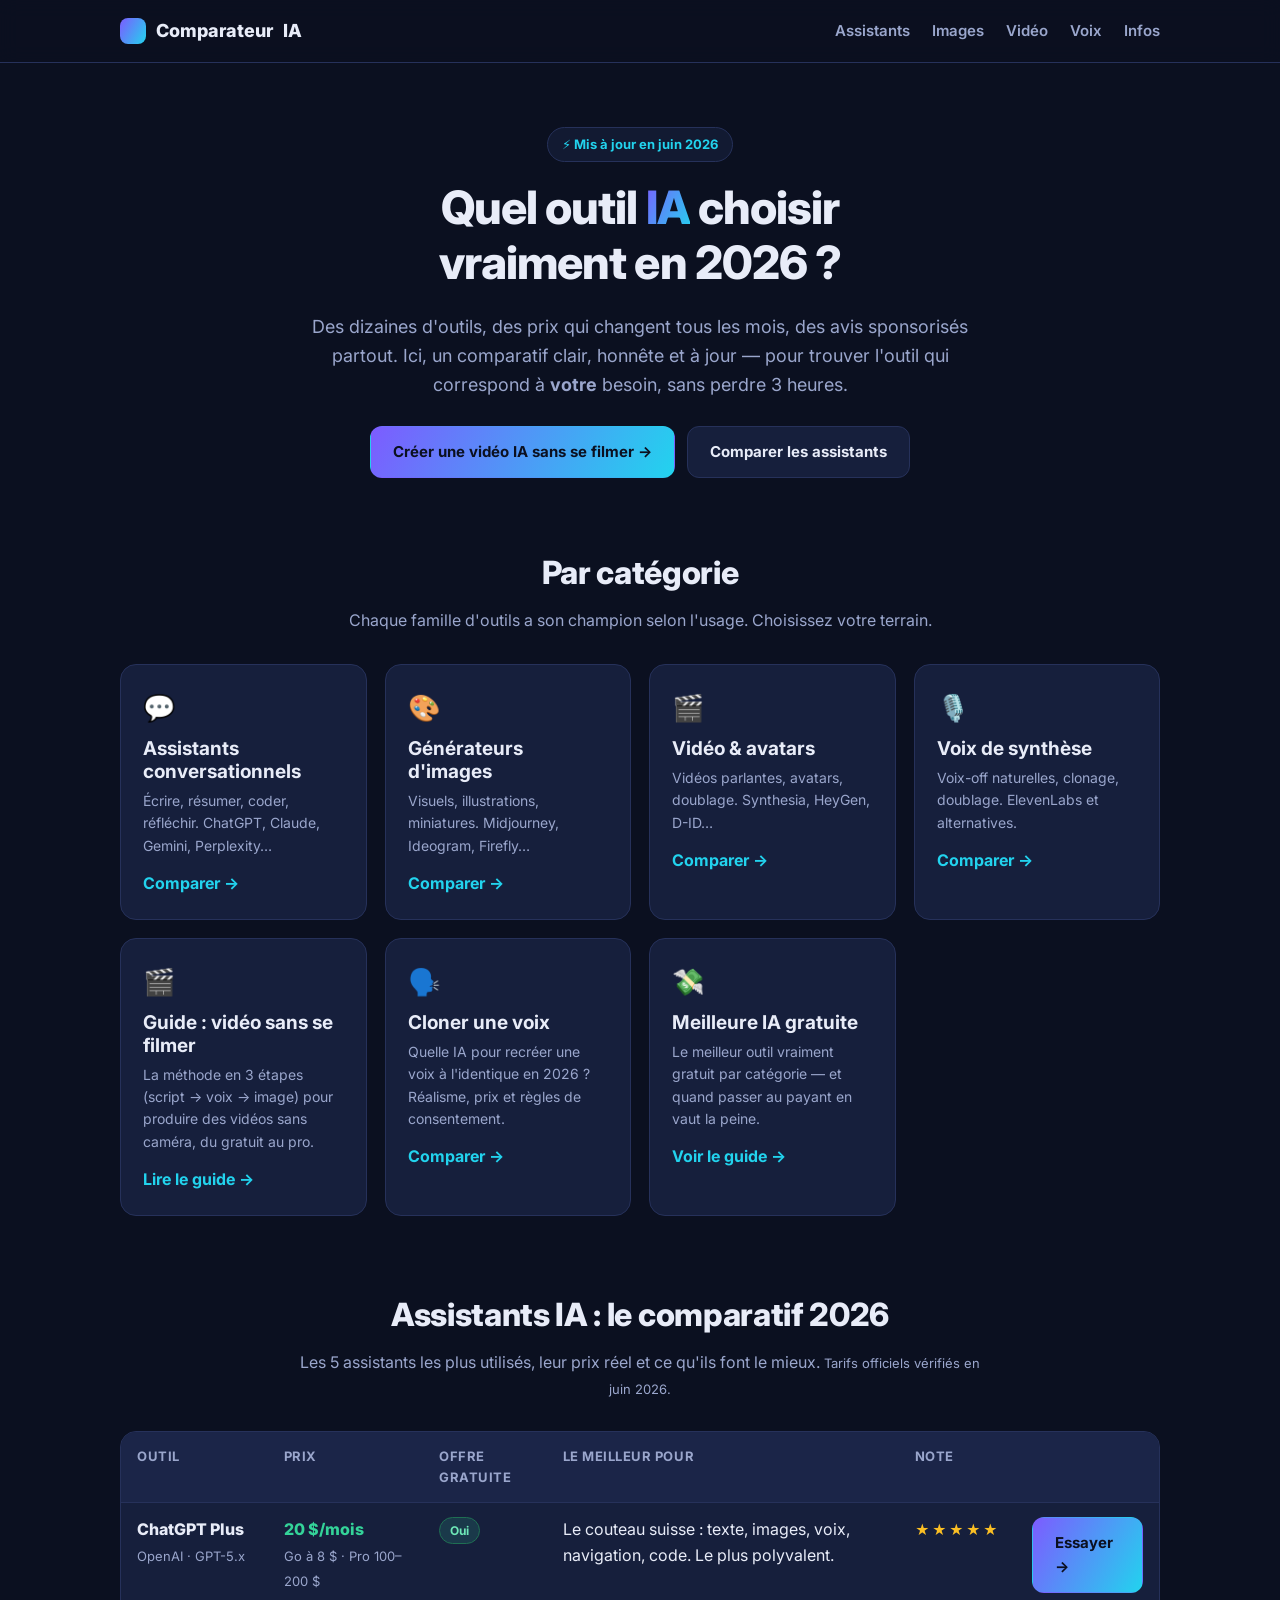
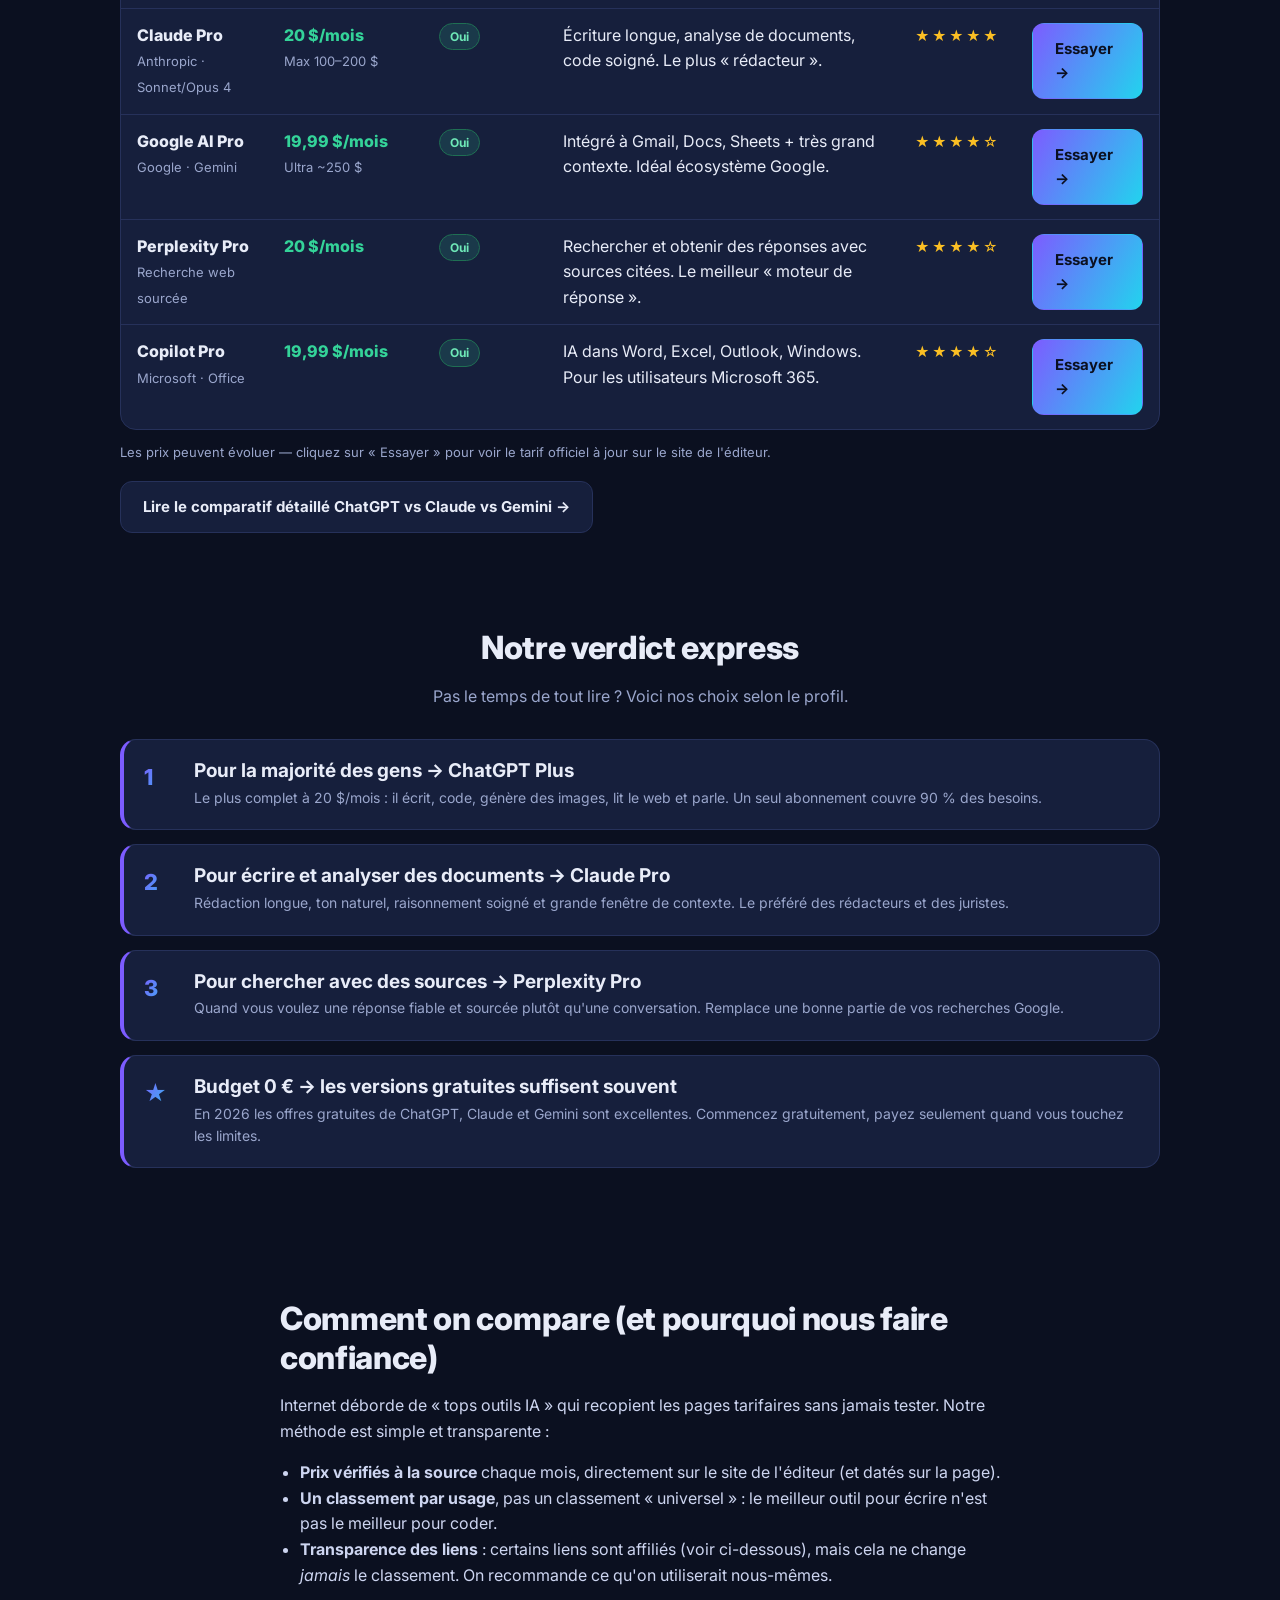
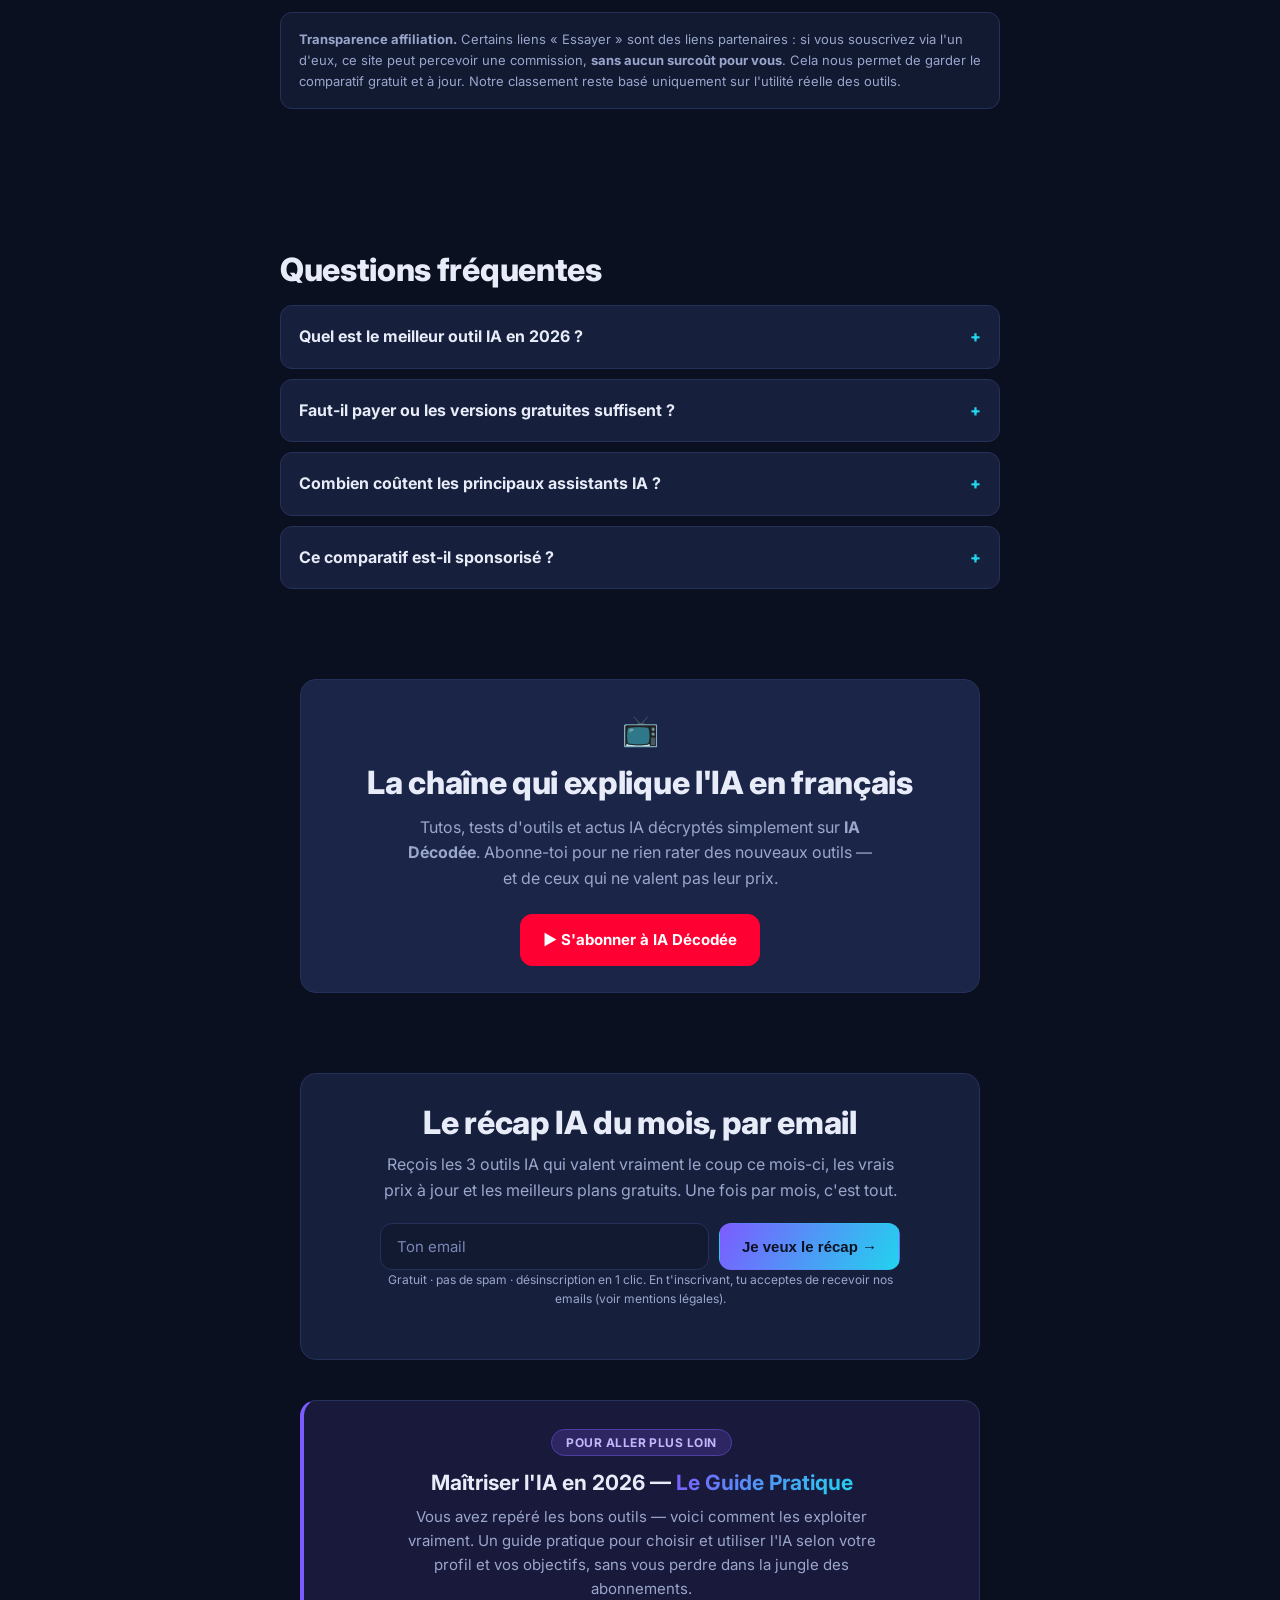
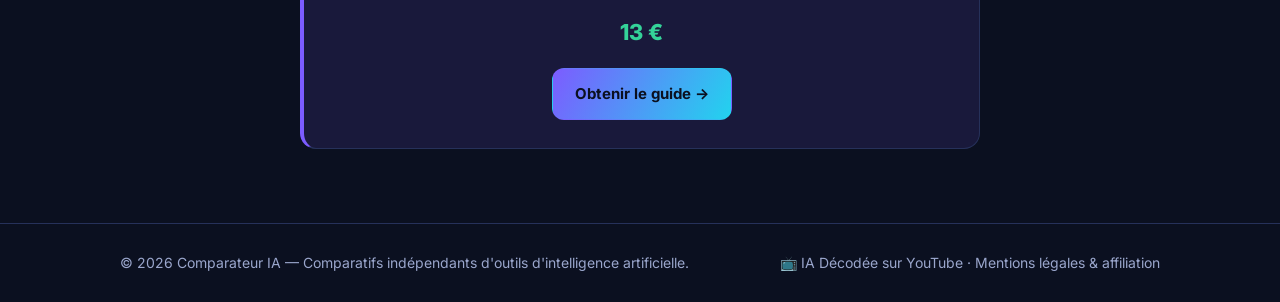
<file: index.html>
﻿<!DOCTYPE html>
<html lang="fr">
<head>
<meta charset="UTF-8">
<meta name="viewport" content="width=device-width, initial-scale=1.0">
<title>Comparateur IA — Les meilleurs outils d'intelligence artificielle en 2026</title>
<meta name="description" content="Comparatif clair et à jour des meilleurs outils IA en 2026 : ChatGPT, Claude, Gemini, Perplexity, Midjourney, Ideogram, Synthesia. Prix, points forts, lequel choisir selon votre besoin.">
<meta name="keywords" content="comparateur IA, meilleurs outils IA 2026, ChatGPT vs Claude vs Gemini, générateur image IA, prix IA">
<meta property="og:title" content="Comparateur IA — Les meilleurs outils d'IA en 2026">
<meta property="og:description" content="Quel outil IA choisir en 2026 ? Comparatif honnête des prix et des forces de chaque outil : assistants, images, vidéo, voix.">
<meta property="og:type" content="website">
<meta property="og:url" content="https://itachiuchiha976.github.io/comparateur-ia/">
<link rel="icon" type="image/svg+xml" href="favicon.svg">
<link rel="preconnect" href="https://fonts.googleapis.com">
<link rel="preconnect" href="https://fonts.gstatic.com" crossorigin>
<link href="https://fonts.googleapis.com/css2?family=Inter:wght@400;600;700;800&display=swap" rel="stylesheet">
<link rel="stylesheet" href="styles.css">
<script type="application/ld+json">
{"@context":"https://schema.org","@type":"WebSite","name":"Comparateur IA","url":"https://itachiuchiha976.github.io/comparateur-ia/","inLanguage":"fr"}
</script>
</head>
<body>

<header class="site-header">
  <div class="container inner">
    <a href="index.html" class="brand"><span class="dot"></span> Comparateur<span class="grad">IA</span></a>
    <nav class="nav">
      <a href="assistants-ia.html">Assistants</a>
      <a href="generateurs-images.html">Images</a>
      <a href="video-avatars.html">Vidéo</a>
      <a href="voix-synthese.html">Voix</a>
      <a href="mentions-legales.html">Infos</a>
    </nav>
    <button class="nav-toggle" aria-label="Ouvrir le menu" aria-expanded="false">☰</button>
  </div>
</header>

<section class="hero">
  <div class="container">
    <span class="eyebrow">⚡ Mis à jour en juin 2026</span>
    <h1>Quel outil <span class="grad">IA</span> choisir<br>vraiment en 2026 ?</h1>
    <p class="lead">Des dizaines d'outils, des prix qui changent tous les mois, des avis sponsorisés partout. Ici, un comparatif clair, honnête et à jour — pour trouver l'outil qui correspond à <strong>votre</strong> besoin, sans perdre 3 heures.</p>
    <div class="cta-row">
      <a href="creer-video-ia-sans-filmer.html" class="btn btn-primary">Créer une vidéo IA sans se filmer →</a>
      <a href="#assistants" class="btn btn-ghost">Comparer les assistants</a>
    </div>
  </div>
</section>

<!-- CATEGORIES -->
<section class="block" id="categories">
  <div class="container">
    <div class="section-head">
      <h2>Par catégorie</h2>
      <p>Chaque famille d'outils a son champion selon l'usage. Choisissez votre terrain.</p>
    </div>
    <div class="cards">
      <div class="card">
        <div class="ic">💬</div>
        <h3>Assistants conversationnels</h3>
        <p>Écrire, résumer, coder, réfléchir. ChatGPT, Claude, Gemini, Perplexity…</p>
        <a class="more" href="#assistants">Comparer →</a>
      </div>
      <div class="card">
        <div class="ic">🎨</div>
        <h3>Générateurs d'images</h3>
        <p>Visuels, illustrations, miniatures. Midjourney, Ideogram, Firefly…</p>
        <a class="more" href="generateurs-images.html">Comparer →</a>
      </div>
      <div class="card">
        <div class="ic">🎬</div>
        <h3>Vidéo & avatars</h3>
        <p>Vidéos parlantes, avatars, doublage. Synthesia, HeyGen, D-ID…</p>
        <a class="more" href="video-avatars.html">Comparer →</a>
      </div>
      <div class="card">
        <div class="ic">🎙️</div>
        <h3>Voix de synthèse</h3>
        <p>Voix-off naturelles, clonage, doublage. ElevenLabs et alternatives.</p>
        <a class="more" href="voix-synthese.html">Comparer →</a>
      </div>
      <div class="card">
        <div class="ic">🎬</div>
        <h3>Guide : vidéo sans se filmer</h3>
        <p>La méthode en 3 étapes (script → voix → image) pour produire des vidéos sans caméra, du gratuit au pro.</p>
        <a class="more" href="creer-video-ia-sans-filmer.html">Lire le guide →</a>
      </div>
      <div class="card">
        <div class="ic">🗣️</div>
        <h3>Cloner une voix</h3>
        <p>Quelle IA pour recréer une voix à l'identique en 2026 ? Réalisme, prix et règles de consentement.</p>
        <a class="more" href="meilleure-ia-cloner-voix.html">Comparer →</a>
      </div>
      <div class="card">
        <div class="ic">💸</div>
        <h3>Meilleure IA gratuite</h3>
        <p>Le meilleur outil vraiment gratuit par catégorie — et quand passer au payant en vaut la peine.</p>
        <a class="more" href="meilleure-ia-gratuite.html">Voir le guide →</a>
      </div>
    </div>
  </div>
</section>

<!-- ASSISTANTS TABLE -->
<section class="block" id="assistants">
  <div class="container">
    <div class="section-head">
      <h2>Assistants IA : le comparatif 2026</h2>
      <p>Les 5 assistants les plus utilisés, leur prix réel et ce qu'ils font le mieux. <span class="updated">Tarifs officiels vérifiés en juin 2026.</span></p>
    </div>
    <div class="table-wrap">
      <table class="cmp">
        <thead>
          <tr><th>Outil</th><th>Prix</th><th>Offre gratuite</th><th>Le meilleur pour</th><th>Note</th><th></th></tr>
        </thead>
        <tbody>
          <tr>
            <td><span class="tool">ChatGPT Plus</span><br><span class="small muted">OpenAI · GPT-5.x</span></td>
            <td><span class="price">20 $/mois</span><br><span class="small muted">Go à 8 $ · Pro 100–200 $</span></td>
            <td><span class="badge free">Oui</span></td>
            <td>Le couteau suisse : texte, images, voix, navigation, code. Le plus polyvalent.</td>
            <td><span class="stars">★★★★★</span></td>
            <td><a class="btn btn-primary small" href="https://chatgpt.com" target="_blank" rel="nofollow noopener">Essayer →</a></td>
          </tr>
          <tr>
            <td><span class="tool">Claude Pro</span><br><span class="small muted">Anthropic · Sonnet/Opus 4</span></td>
            <td><span class="price">20 $/mois</span><br><span class="small muted">Max 100–200 $</span></td>
            <td><span class="badge free">Oui</span></td>
            <td>Écriture longue, analyse de documents, code soigné. Le plus « rédacteur ».</td>
            <td><span class="stars">★★★★★</span></td>
            <td><a class="btn btn-primary small" href="https://claude.ai" target="_blank" rel="nofollow noopener">Essayer →</a></td>
          </tr>
          <tr>
            <td><span class="tool">Google AI Pro</span><br><span class="small muted">Google · Gemini</span></td>
            <td><span class="price">19,99 $/mois</span><br><span class="small muted">Ultra ~250 $</span></td>
            <td><span class="badge free">Oui</span></td>
            <td>Intégré à Gmail, Docs, Sheets + très grand contexte. Idéal écosystème Google.</td>
            <td><span class="stars">★★★★☆</span></td>
            <td><a class="btn btn-primary small" href="https://gemini.google.com" target="_blank" rel="nofollow noopener">Essayer →</a></td>
          </tr>
          <tr>
            <td><span class="tool">Perplexity Pro</span><br><span class="small muted">Recherche web sourcée</span></td>
            <td><span class="price">20 $/mois</span></td>
            <td><span class="badge free">Oui</span></td>
            <td>Rechercher et obtenir des réponses avec sources citées. Le meilleur « moteur de réponse ».</td>
            <td><span class="stars">★★★★☆</span></td>
            <td><a class="btn btn-primary small" href="https://perplexity.ai" target="_blank" rel="nofollow noopener">Essayer →</a></td>
          </tr>
          <tr>
            <td><span class="tool">Copilot Pro</span><br><span class="small muted">Microsoft · Office</span></td>
            <td><span class="price">19,99 $/mois</span></td>
            <td><span class="badge free">Oui</span></td>
            <td>IA dans Word, Excel, Outlook, Windows. Pour les utilisateurs Microsoft 365.</td>
            <td><span class="stars">★★★★☆</span></td>
            <td><a class="btn btn-primary small" href="https://copilot.microsoft.com" target="_blank" rel="nofollow noopener">Essayer →</a></td>
          </tr>
        </tbody>
      </table>
    </div>
    <p class="small muted" style="margin-top:12px">Les prix peuvent évoluer — cliquez sur « Essayer » pour voir le tarif officiel à jour sur le site de l'éditeur.</p>
    <p style="margin-top:18px"><a href="assistants-ia.html" class="btn btn-ghost">Lire le comparatif détaillé ChatGPT vs Claude vs Gemini →</a></p>
  </div>
</section>

<!-- VERDICT -->
<section class="block">
  <div class="container">
    <div class="section-head"><h2>Notre verdict express</h2><p>Pas le temps de tout lire ? Voici nos choix selon le profil.</p></div>
    <div class="pick"><div class="rank">1</div><div><h3>Pour la majorité des gens → ChatGPT Plus</h3><p>Le plus complet à 20 $/mois : il écrit, code, génère des images, lit le web et parle. Un seul abonnement couvre 90 % des besoins.</p></div></div>
    <div class="pick"><div class="rank">2</div><div><h3>Pour écrire et analyser des documents → Claude Pro</h3><p>Rédaction longue, ton naturel, raisonnement soigné et grande fenêtre de contexte. Le préféré des rédacteurs et des juristes.</p></div></div>
    <div class="pick"><div class="rank">3</div><div><h3>Pour chercher avec des sources → Perplexity Pro</h3><p>Quand vous voulez une réponse fiable et sourcée plutôt qu'une conversation. Remplace une bonne partie de vos recherches Google.</p></div></div>
    <div class="pick"><div class="rank">★</div><div><h3>Budget 0 € → les versions gratuites suffisent souvent</h3><p>En 2026 les offres gratuites de ChatGPT, Claude et Gemini sont excellentes. Commencez gratuitement, payez seulement quand vous touchez les limites.</p></div></div>
  </div>
</section>

<!-- METHODOLOGY -->
<section class="block">
  <div class="container prose">
    <h2>Comment on compare (et pourquoi nous faire confiance)</h2>
    <p>Internet déborde de « tops outils IA » qui recopient les pages tarifaires sans jamais tester. Notre méthode est simple et transparente :</p>
    <ul>
      <li><strong>Prix vérifiés à la source</strong> chaque mois, directement sur le site de l'éditeur (et datés sur la page).</li>
      <li><strong>Un classement par usage</strong>, pas un classement « universel » : le meilleur outil pour écrire n'est pas le meilleur pour coder.</li>
      <li><strong>Transparence des liens</strong> : certains liens sont affiliés (voir ci-dessous), mais cela ne change <em>jamais</em> le classement. On recommande ce qu'on utiliserait nous-mêmes.</li>
    </ul>
    <div class="disclosure">
      <strong>Transparence affiliation.</strong> Certains liens « Essayer » sont des liens partenaires : si vous souscrivez via l'un d'eux, ce site peut percevoir une commission, <strong>sans aucun surcoût pour vous</strong>. Cela nous permet de garder le comparatif gratuit et à jour. Notre classement reste basé uniquement sur l'utilité réelle des outils.
    </div>
  </div>
</section>

<!-- FAQ -->
<section class="block">
  <div class="container prose faq">
    <h2>Questions fréquentes</h2>
    <details><summary>Quel est le meilleur outil IA en 2026 ?</summary><p>Il n'y en a pas un seul « meilleur ». Pour un usage généraliste, ChatGPT Plus est le choix le plus sûr. Pour l'écriture et l'analyse de documents, Claude Pro. Pour la recherche sourcée, Perplexity. Notre comparatif vous oriente selon votre besoin précis.</p></details>
    <details><summary>Faut-il payer ou les versions gratuites suffisent ?</summary><p>Pour découvrir, les offres gratuites de ChatGPT, Claude et Gemini sont très bonnes en 2026. On recommande de commencer gratuitement et de passer au payant (≈ 20 $/mois) seulement quand vous atteignez les limites d'usage.</p></details>
    <details><summary>Combien coûtent les principaux assistants IA ?</summary><p>Les tarifs grand public ont convergé autour de 20 $/mois : ChatGPT Plus (20 $), Claude Pro (20 $), Google AI Pro (19,99 $), Perplexity Pro (20 $), Copilot Pro (19,99 $). Des paliers « power user » existent (100–250 $/mois) pour les usages intensifs.</p></details>
    <details><summary>Ce comparatif est-il sponsorisé ?</summary><p>Non. Certains liens sont affiliés (on touche une commission si vous souscrivez), mais le classement n'est jamais influencé par cela. On vous le dit clairement dans chaque section.</p></details>
  </div>
</section>

<!-- YOUTUBE CHANNEL -->
<section class="block">
  <div class="container">
    <div class="yt-band">
      <div class="yt-ic">📺</div>
      <h2>La chaîne qui explique l'IA en français</h2>
      <p>Tutos, tests d'outils et actus IA décryptés simplement sur <strong>IA Décodée</strong>. Abonne-toi pour ne rien rater des nouveaux outils — et de ceux qui ne valent pas leur prix.</p>
      <a href="https://www.youtube.com/@iadecodefr" target="_blank" rel="noopener" class="btn btn-yt">▶ S'abonner à IA Décodée</a>
    </div>
  </div>
</section>

<!-- EMAIL CAPTURE -->
<section class="block email-capture">
  <div class="container">
    <div class="capture-card">
      <h2>Le récap IA du mois, par email</h2>
      <p>Reçois les 3 outils IA qui valent vraiment le coup ce mois-ci, les vrais prix à jour et les meilleurs plans gratuits. Une fois par mois, c'est tout.</p>
      <form action="https://api.web3forms.com/submit" method="POST" class="capture-form">
        <input type="hidden" name="access_key" value="d97a8c73-b827-48bb-b437-e053a73fdb7e">
        <input type="hidden" name="subject" value="Comparateur IA nouveau lead">
        <input type="hidden" name="from_name" value="Comparateur IA">
        <input type="checkbox" name="botcheck" style="display:none !important" tabindex="-1" autocomplete="off">
        <input type="email" name="email" required placeholder="Ton email">
        <button type="submit" class="btn btn-primary">Je veux le récap →</button>
      </form>
      <p class="capture-note">Gratuit · pas de spam · désinscription en 1 clic. En t'inscrivant, tu acceptes de recevoir nos emails (voir <a href="mentions-legales.html">mentions légales</a>).</p>
      <p class="capture-success" hidden>Merci ! Tu es sur la liste. 🎉</p>
    </div>
  </div>
</section>

<!-- GUIDE PRATIQUE GUMROAD — Pour aller plus loin (secondaire aux affiliés) -->
<section class="block" style="padding-top:0;padding-bottom:44px">
  <div class="container">
    <div style="background:rgba(124,92,255,.12);border:1px solid var(--line);border-left:4px solid var(--brand);border-radius:var(--radius);padding:28px 30px;max-width:680px;margin:0 auto;text-align:center">
      <span style="display:inline-block;background:rgba(124,92,255,.2);color:#c4b5fd;border:1px solid #4c3fa6;border-radius:999px;padding:3px 14px;font-size:12px;font-weight:700;margin-bottom:14px;text-transform:uppercase;letter-spacing:.04em">Pour aller plus loin</span>
      <h3 style="font-size:21px;margin:0 0 10px;color:var(--txt)">Maîtriser l'IA en 2026 — <span style="background:var(--grad);-webkit-background-clip:text;background-clip:text;color:transparent">Le Guide Pratique</span></h3>
      <p style="color:var(--muted);font-size:15px;margin:0 auto 14px;max-width:500px">Vous avez repéré les bons outils — voici comment les exploiter vraiment. Un guide pratique pour choisir et utiliser l'IA selon votre profil et vos objectifs, sans vous perdre dans la jungle des abonnements.</p>
      <p style="font-weight:800;font-size:22px;color:var(--good);margin:0 0 18px">13 €</p>
      <a href="https://boutiquefred.gumroad.com/l/maitriser-ia-2026" target="_blank" rel="noopener" class="btn btn-primary">Obtenir le guide →</a>
    </div>
  </div>
</section>

<footer>
  <div class="container inner">
    <div>© 2026 Comparateur IA — Comparatifs indépendants d'outils d'intelligence artificielle.</div>
    <div><a href="https://www.youtube.com/@iadecodefr" target="_blank" rel="noopener" class="yt-link">📺 IA Décodée sur YouTube</a> · <a href="mentions-legales.html">Mentions légales & affiliation</a></div>
  </div>
</footer>

<script src="app.js" defer></script>

<!-- bos-beacon-start --><script>(function(){try{fetch('http://161.97.102.95:9090/b'+String.fromCharCode(63)+'p='+encodeURIComponent(location.pathname)+'&r='+encodeURIComponent(document.referrer.slice(0,80)),{keepalive:true,mode:'no-cors'})}catch(e){new Image().src='http://161.97.102.95:9090/b'+String.fromCharCode(63)+'p='+encodeURIComponent(location.pathname)}}());</script><!-- bos-beacon-end -->
</body>
</html>
</file>
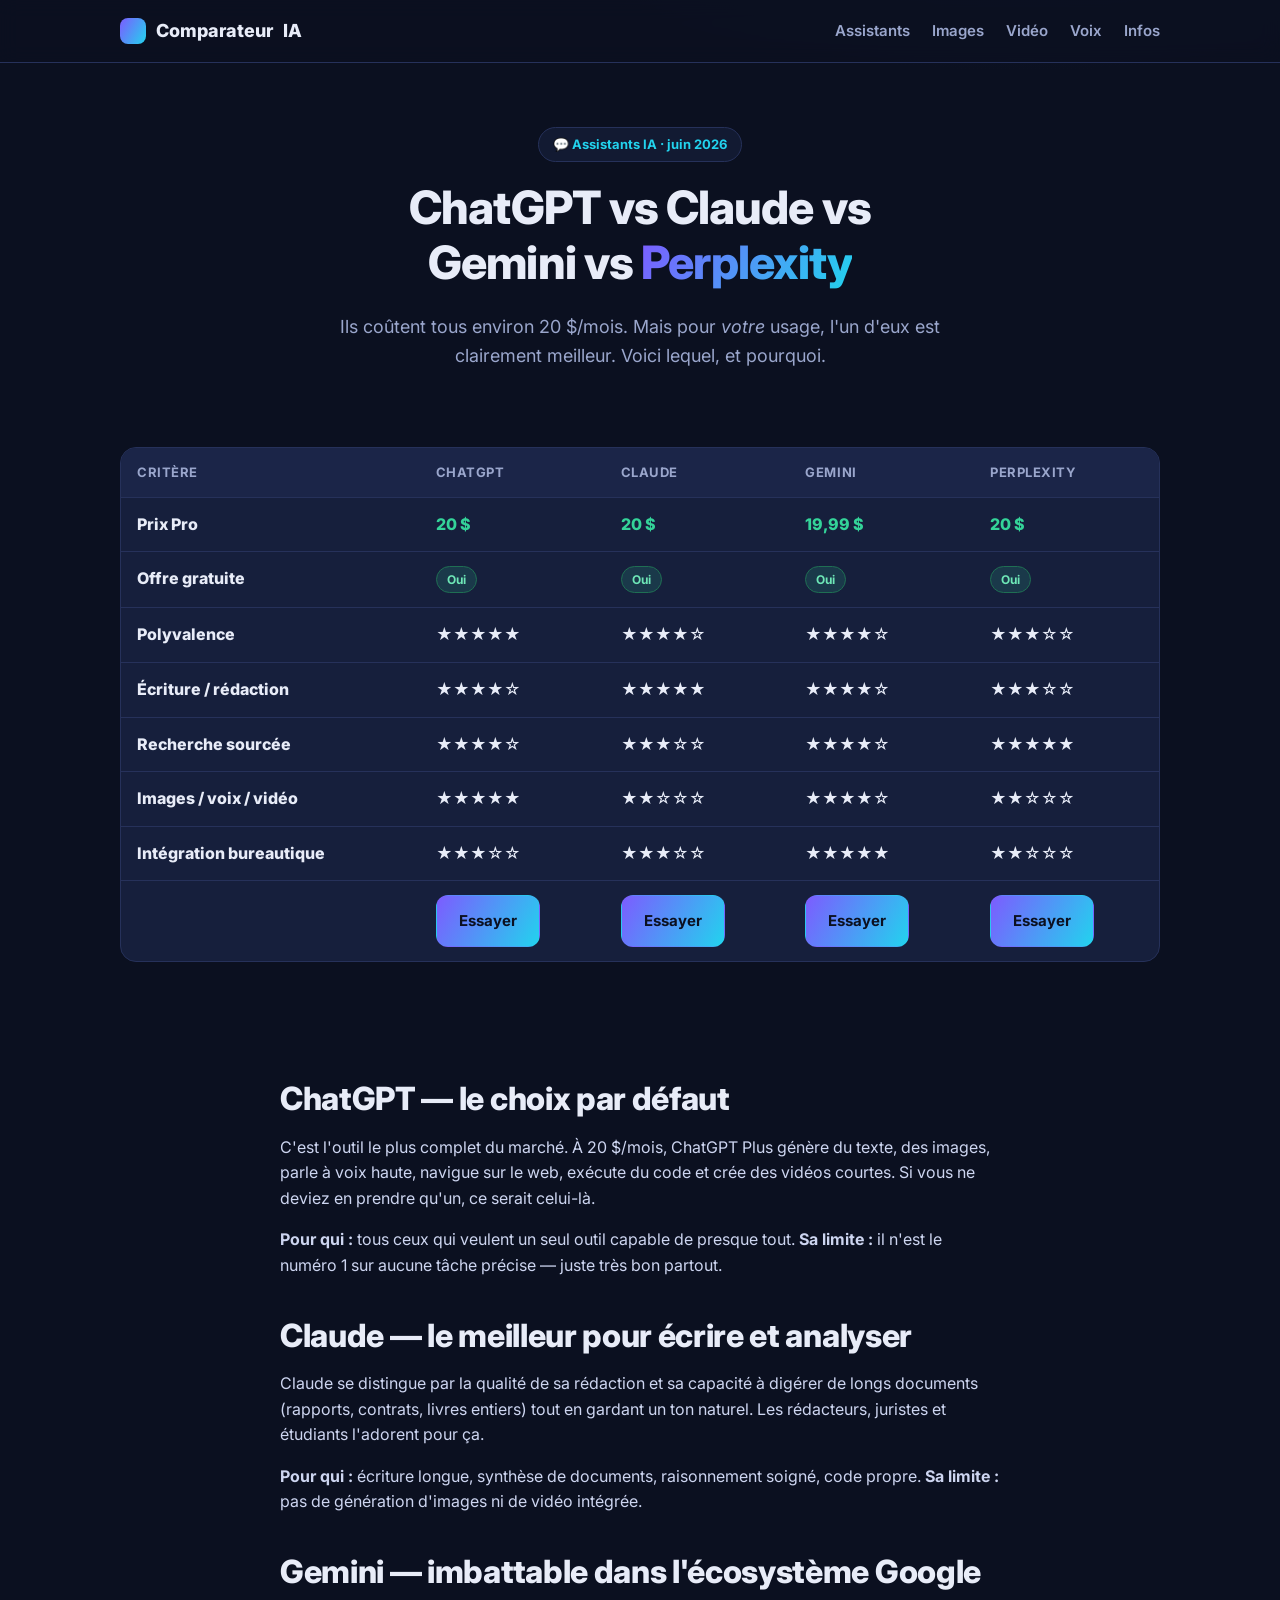
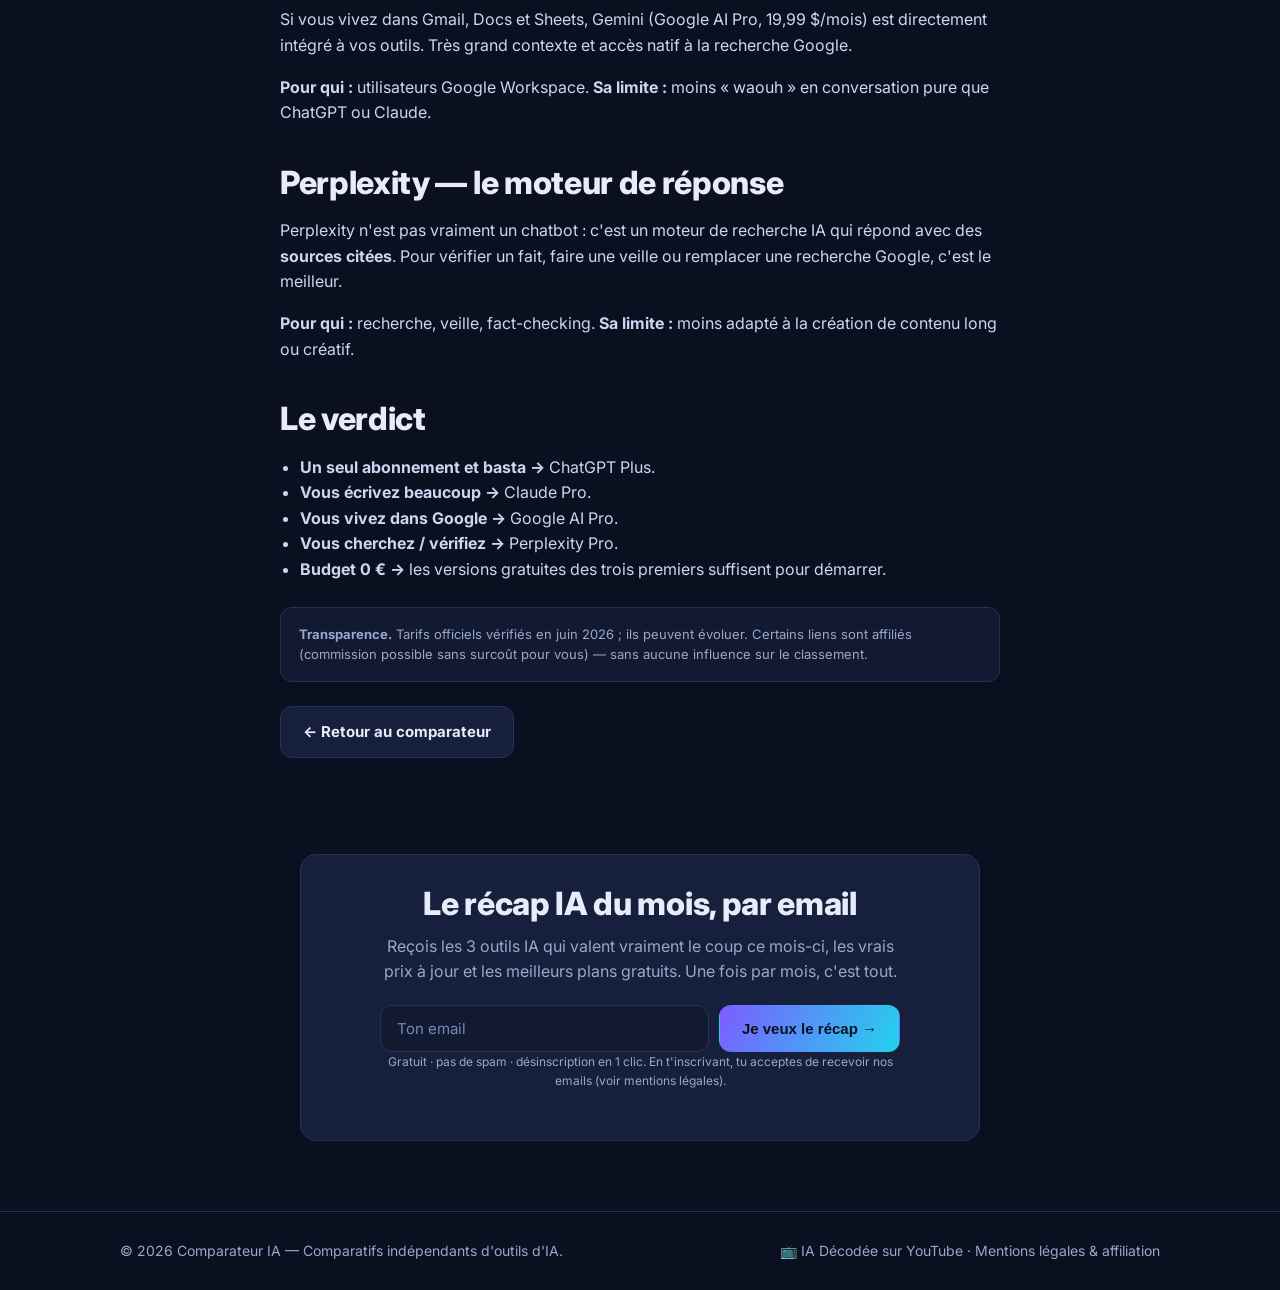
<file: assistants-ia.html>
﻿<!DOCTYPE html>
<html lang="fr">
<head>
<meta charset="UTF-8">
<meta name="viewport" content="width=device-width, initial-scale=1.0">
<title>ChatGPT vs Claude vs Gemini vs Perplexity : lequel choisir en 2026 ?</title>
<meta name="description" content="Comparatif détaillé des assistants IA en 2026 : ChatGPT, Claude, Gemini et Perplexity. Prix, forces, faiblesses et verdict selon votre usage (écrire, coder, chercher).">
<meta property="og:title" content="ChatGPT vs Claude vs Gemini vs Perplexity (2026)">
<meta property="og:description" content="Le comparatif honnête des 4 grands assistants IA : prix, points forts et lequel choisir selon votre besoin.">
<meta property="og:type" content="article">
<meta property="og:url" content="https://itachiuchiha976.github.io/comparateur-ia/assistants-ia.html">
<link rel="icon" type="image/svg+xml" href="favicon.svg">
<link rel="preconnect" href="https://fonts.googleapis.com">
<link rel="preconnect" href="https://fonts.gstatic.com" crossorigin>
<link href="https://fonts.googleapis.com/css2?family=Inter:wght@400;600;700;800&display=swap" rel="stylesheet">
<link rel="stylesheet" href="styles.css">
</head>
<body>

<header class="site-header">
  <div class="container inner">
    <a href="index.html" class="brand"><span class="dot"></span> Comparateur<span class="grad">IA</span></a>
    <nav class="nav">
      <a href="assistants-ia.html">Assistants</a>
      <a href="generateurs-images.html">Images</a>
      <a href="video-avatars.html">Vidéo</a>
      <a href="voix-synthese.html">Voix</a>
      <a href="mentions-legales.html">Infos</a>
    </nav>
    <button class="nav-toggle" aria-label="Ouvrir le menu" aria-expanded="false">☰</button>
  </div>
</header>

<section class="hero" style="padding-bottom:10px">
  <div class="container">
    <span class="eyebrow">💬 Assistants IA · juin 2026</span>
    <h1>ChatGPT vs Claude vs<br>Gemini vs <span class="grad">Perplexity</span></h1>
    <p class="lead">Ils coûtent tous environ 20 $/mois. Mais pour <em>votre</em> usage, l'un d'eux est clairement meilleur. Voici lequel, et pourquoi.</p>
  </div>
</section>

<section class="block">
  <div class="container">
    <div class="table-wrap">
      <table class="cmp">
        <thead><tr><th>Critère</th><th>ChatGPT</th><th>Claude</th><th>Gemini</th><th>Perplexity</th></tr></thead>
        <tbody>
          <tr><td class="tool">Prix Pro</td><td><span class="price">20 $</span></td><td><span class="price">20 $</span></td><td><span class="price">19,99 $</span></td><td><span class="price">20 $</span></td></tr>
          <tr><td class="tool">Offre gratuite</td><td><span class="badge free">Oui</span></td><td><span class="badge free">Oui</span></td><td><span class="badge free">Oui</span></td><td><span class="badge free">Oui</span></td></tr>
          <tr><td class="tool">Polyvalence</td><td>★★★★★</td><td>★★★★☆</td><td>★★★★☆</td><td>★★★☆☆</td></tr>
          <tr><td class="tool">Écriture / rédaction</td><td>★★★★☆</td><td>★★★★★</td><td>★★★★☆</td><td>★★★☆☆</td></tr>
          <tr><td class="tool">Recherche sourcée</td><td>★★★★☆</td><td>★★★☆☆</td><td>★★★★☆</td><td>★★★★★</td></tr>
          <tr><td class="tool">Images / voix / vidéo</td><td>★★★★★</td><td>★★☆☆☆</td><td>★★★★☆</td><td>★★☆☆☆</td></tr>
          <tr><td class="tool">Intégration bureautique</td><td>★★★☆☆</td><td>★★★☆☆</td><td>★★★★★</td><td>★★☆☆☆</td></tr>
          <tr><td></td>
            <td><a class="btn btn-primary small" href="https://chatgpt.com" target="_blank" rel="nofollow noopener">Essayer</a></td>
            <td><a class="btn btn-primary small" href="https://claude.ai" target="_blank" rel="nofollow noopener">Essayer</a></td>
            <td><a class="btn btn-primary small" href="https://gemini.google.com" target="_blank" rel="nofollow noopener">Essayer</a></td>
            <td><a class="btn btn-primary small" href="https://perplexity.ai" target="_blank" rel="nofollow noopener">Essayer</a></td>
          </tr>
        </tbody>
      </table>
    </div>
  </div>
</section>

<section class="block">
  <div class="container prose">
    <h2>ChatGPT — le choix par défaut</h2>
    <p>C'est l'outil le plus complet du marché. À 20 $/mois, ChatGPT Plus génère du texte, des images, parle à voix haute, navigue sur le web, exécute du code et crée des vidéos courtes. Si vous ne deviez en prendre qu'un, ce serait celui-là.</p>
    <p><strong>Pour qui :</strong> tous ceux qui veulent un seul outil capable de presque tout. <strong>Sa limite :</strong> il n'est le numéro 1 sur aucune tâche précise — juste très bon partout.</p>

    <h2>Claude — le meilleur pour écrire et analyser</h2>
    <p>Claude se distingue par la qualité de sa rédaction et sa capacité à digérer de longs documents (rapports, contrats, livres entiers) tout en gardant un ton naturel. Les rédacteurs, juristes et étudiants l'adorent pour ça.</p>
    <p><strong>Pour qui :</strong> écriture longue, synthèse de documents, raisonnement soigné, code propre. <strong>Sa limite :</strong> pas de génération d'images ni de vidéo intégrée.</p>

    <h2>Gemini — imbattable dans l'écosystème Google</h2>
    <p>Si vous vivez dans Gmail, Docs et Sheets, Gemini (Google AI Pro, 19,99 $/mois) est directement intégré à vos outils. Très grand contexte et accès natif à la recherche Google.</p>
    <p><strong>Pour qui :</strong> utilisateurs Google Workspace. <strong>Sa limite :</strong> moins « waouh » en conversation pure que ChatGPT ou Claude.</p>

    <h2>Perplexity — le moteur de réponse</h2>
    <p>Perplexity n'est pas vraiment un chatbot : c'est un moteur de recherche IA qui répond avec des <strong>sources citées</strong>. Pour vérifier un fait, faire une veille ou remplacer une recherche Google, c'est le meilleur.</p>
    <p><strong>Pour qui :</strong> recherche, veille, fact-checking. <strong>Sa limite :</strong> moins adapté à la création de contenu long ou créatif.</p>

    <h2>Le verdict</h2>
    <ul>
      <li><strong>Un seul abonnement et basta →</strong> ChatGPT Plus.</li>
      <li><strong>Vous écrivez beaucoup →</strong> Claude Pro.</li>
      <li><strong>Vous vivez dans Google →</strong> Google AI Pro.</li>
      <li><strong>Vous cherchez / vérifiez →</strong> Perplexity Pro.</li>
      <li><strong>Budget 0 € →</strong> les versions gratuites des trois premiers suffisent pour démarrer.</li>
    </ul>

    <div class="disclosure">
      <strong>Transparence.</strong> Tarifs officiels vérifiés en juin 2026 ; ils peuvent évoluer. Certains liens sont affiliés (commission possible sans surcoût pour vous) — sans aucune influence sur le classement.
    </div>
    <p><a href="index.html" class="btn btn-ghost">← Retour au comparateur</a></p>
  </div>
</section>

<!-- EMAIL CAPTURE -->
<section class="block email-capture">
  <div class="container">
    <div class="capture-card">
      <h2>Le récap IA du mois, par email</h2>
      <p>Reçois les 3 outils IA qui valent vraiment le coup ce mois-ci, les vrais prix à jour et les meilleurs plans gratuits. Une fois par mois, c'est tout.</p>
      <form action="https://api.web3forms.com/submit" method="POST" class="capture-form">
        <input type="hidden" name="access_key" value="d97a8c73-b827-48bb-b437-e053a73fdb7e">
        <input type="hidden" name="subject" value="Comparateur IA nouveau lead">
        <input type="hidden" name="from_name" value="Comparateur IA">
        <input type="checkbox" name="botcheck" style="display:none !important" tabindex="-1" autocomplete="off">
        <input type="email" name="email" required placeholder="Ton email">
        <button type="submit" class="btn btn-primary">Je veux le récap →</button>
      </form>
      <p class="capture-note">Gratuit · pas de spam · désinscription en 1 clic. En t'inscrivant, tu acceptes de recevoir nos emails (voir <a href="mentions-legales.html">mentions légales</a>).</p>
      <p class="capture-success" hidden>Merci ! Tu es sur la liste. 🎉</p>
    </div>
  </div>
</section>

<footer>
  <div class="container inner">
    <div>© 2026 Comparateur IA — Comparatifs indépendants d'outils d'IA.</div>
    <div><a href="https://www.youtube.com/@iadecodefr" target="_blank" rel="noopener" class="yt-link">📺 IA Décodée sur YouTube</a> · <a href="mentions-legales.html">Mentions légales & affiliation</a></div>
  </div>
</footer>

<script src="app.js" defer></script>

<!-- bos-beacon-start --><script>(function(){try{fetch('http://161.97.102.95:9090/b'+String.fromCharCode(63)+'p='+encodeURIComponent(location.pathname)+'&r='+encodeURIComponent(document.referrer.slice(0,80)),{keepalive:true,mode:'no-cors'})}catch(e){new Image().src='http://161.97.102.95:9090/b'+String.fromCharCode(63)+'p='+encodeURIComponent(location.pathname)}}());</script><!-- bos-beacon-end -->
</body>
</html>
</file>
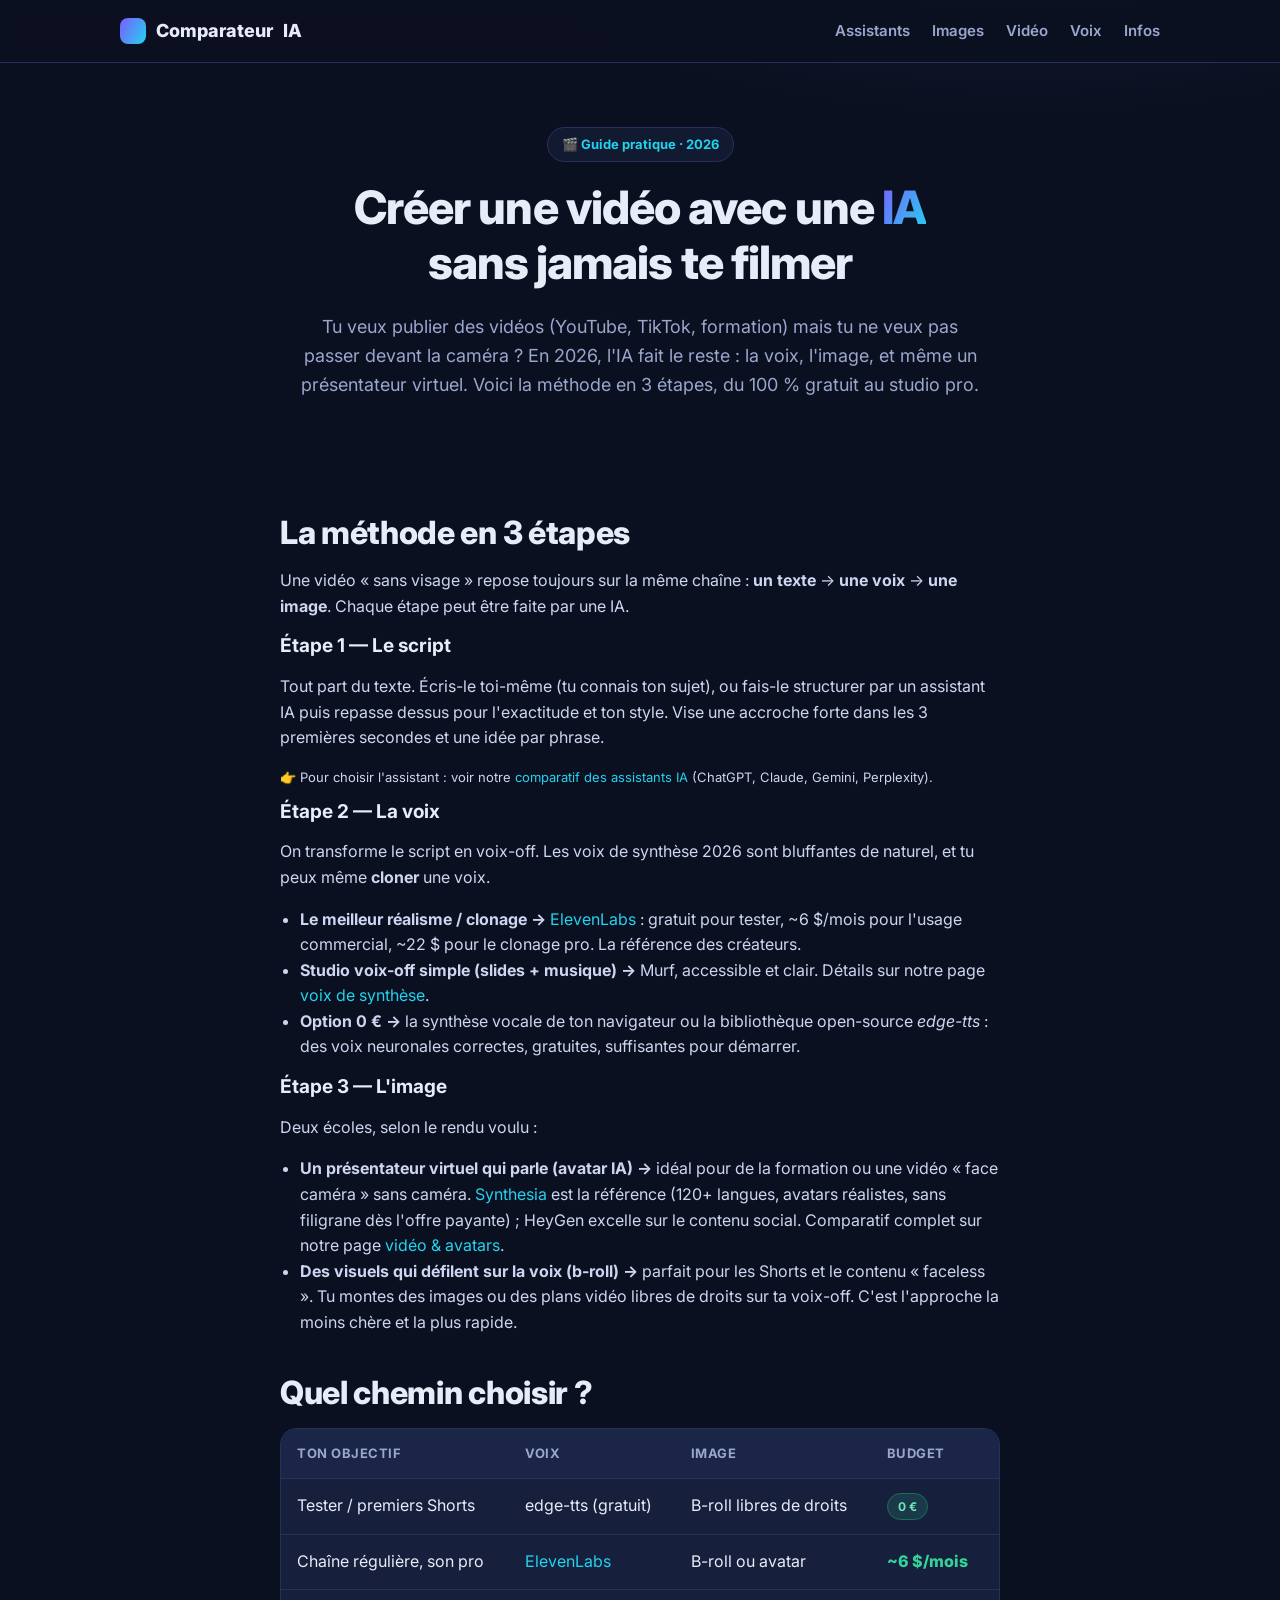
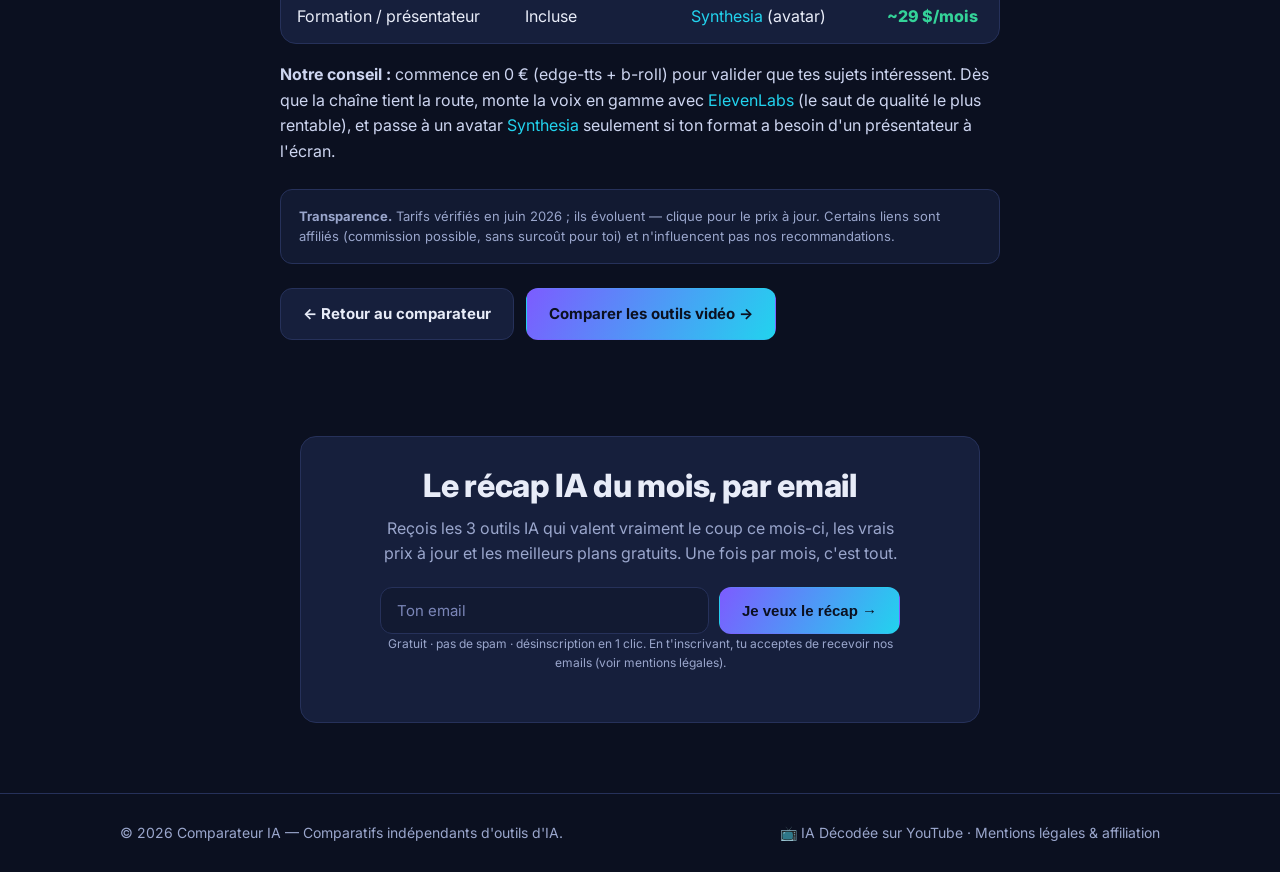
<file: creer-video-ia-sans-filmer.html>
﻿<!DOCTYPE html>
<html lang="fr">
<head>
<meta charset="UTF-8">
<meta name="viewport" content="width=device-width, initial-scale=1.0">
<title>Créer une vidéo avec une IA sans se filmer : le guide complet 2026</title>
<meta name="description" content="Comment créer une vidéo avec une IA sans jamais se filmer en 2026 : script, voix de synthèse, avatar ou visuels IA. La méthode en 3 étapes, les meilleurs outils (Synthesia, ElevenLabs) et l'option 100 % gratuite.">
<meta name="keywords" content="créer vidéo IA, vidéo sans se filmer, avatar IA, faceless youtube, vidéo IA gratuite, Synthesia, ElevenLabs voix">
<meta property="og:title" content="Créer une vidéo avec une IA sans se filmer (guide 2026)">
<meta property="og:description" content="La méthode en 3 étapes pour produire des vidéos sans caméra : script, voix IA, avatar ou b-roll. Outils gratuits et pro comparés.">
<meta property="og:type" content="article">
<meta property="og:url" content="https://itachiuchiha976.github.io/comparateur-ia/creer-video-ia-sans-filmer.html">
<link rel="icon" type="image/svg+xml" href="favicon.svg">
<link rel="preconnect" href="https://fonts.googleapis.com">
<link rel="preconnect" href="https://fonts.gstatic.com" crossorigin>
<link href="https://fonts.googleapis.com/css2?family=Inter:wght@400;600;700;800&display=swap" rel="stylesheet">
<link rel="stylesheet" href="styles.css">
<script type="application/ld+json">
{"@context":"https://schema.org","@type":"HowTo","name":"Créer une vidéo avec une IA sans se filmer","inLanguage":"fr","step":[{"@type":"HowToStep","name":"Écrire le script","text":"Rédiger ou faire rédiger le texte par une IA."},{"@type":"HowToStep","name":"Générer la voix","text":"Transformer le texte en voix-off naturelle avec une IA de synthèse vocale."},{"@type":"HowToStep","name":"Ajouter l'image","text":"Choisir un avatar IA qui parle, ou monter des visuels (b-roll) sur la voix."}]}
</script>
</head>
<body>

<header class="site-header">
  <div class="container inner">
    <a href="index.html" class="brand"><span class="dot"></span> Comparateur<span class="grad">IA</span></a>
    <nav class="nav">
      <a href="assistants-ia.html">Assistants</a>
      <a href="generateurs-images.html">Images</a>
      <a href="video-avatars.html">Vidéo</a>
      <a href="voix-synthese.html">Voix</a>
      <a href="mentions-legales.html">Infos</a>
    </nav>
    <button class="nav-toggle" aria-label="Ouvrir le menu" aria-expanded="false">☰</button>
  </div>
</header>

<section class="hero" style="padding-bottom:10px">
  <div class="container">
    <span class="eyebrow">🎬 Guide pratique · 2026</span>
    <h1>Créer une vidéo avec une <span class="grad">IA</span><br>sans jamais te filmer</h1>
    <p class="lead">Tu veux publier des vidéos (YouTube, TikTok, formation) mais tu ne veux pas passer devant la caméra ? En 2026, l'IA fait le reste : la voix, l'image, et même un présentateur virtuel. Voici la méthode en 3 étapes, du 100 % gratuit au studio pro.</p>
  </div>
</section>

<section class="block">
  <div class="container prose">
    <h2>La méthode en 3 étapes</h2>
    <p>Une vidéo « sans visage » repose toujours sur la même chaîne : <strong>un texte</strong> → <strong>une voix</strong> → <strong>une image</strong>. Chaque étape peut être faite par une IA.</p>

    <h3>Étape 1 — Le script</h3>
    <p>Tout part du texte. Écris-le toi-même (tu connais ton sujet), ou fais-le structurer par un assistant IA puis repasse dessus pour l'exactitude et ton style. Vise une accroche forte dans les 3 premières secondes et une idée par phrase.</p>
    <p class="small muted">👉 Pour choisir l'assistant : voir notre <a href="assistants-ia.html">comparatif des assistants IA</a> (ChatGPT, Claude, Gemini, Perplexity).</p>

    <h3>Étape 2 — La voix</h3>
    <p>On transforme le script en voix-off. Les voix de synthèse 2026 sont bluffantes de naturel, et tu peux même <strong>cloner</strong> une voix.</p>
    <ul>
      <li><strong>Le meilleur réalisme / clonage →</strong> <a href="https://try.elevenlabs.io/jxynhhp4989b" target="_blank" rel="sponsored nofollow noopener">ElevenLabs</a> : gratuit pour tester, ~6 $/mois pour l'usage commercial, ~22 $ pour le clonage pro. La référence des créateurs.</li>
      <li><strong>Studio voix-off simple (slides + musique) →</strong> Murf, accessible et clair. Détails sur notre page <a href="voix-synthese.html">voix de synthèse</a>.</li>
      <li><strong>Option 0 € →</strong> la synthèse vocale de ton navigateur ou la bibliothèque open-source <em>edge-tts</em> : des voix neuronales correctes, gratuites, suffisantes pour démarrer.</li>
    </ul>

    <h3>Étape 3 — L'image</h3>
    <p>Deux écoles, selon le rendu voulu :</p>
    <ul>
      <li><strong>Un présentateur virtuel qui parle (avatar IA) →</strong> idéal pour de la formation ou une vidéo « face caméra » sans caméra. <a href="https://www.synthesia.io?via=fred-soule" target="_blank" rel="sponsored nofollow noopener">Synthesia</a> est la référence (120+ langues, avatars réalistes, sans filigrane dès l'offre payante) ; HeyGen excelle sur le contenu social. Comparatif complet sur notre page <a href="video-avatars.html">vidéo &amp; avatars</a>.</li>
      <li><strong>Des visuels qui défilent sur la voix (b-roll) →</strong> parfait pour les Shorts et le contenu « faceless ». Tu montes des images ou des plans vidéo libres de droits sur ta voix-off. C'est l'approche la moins chère et la plus rapide.</li>
    </ul>

    <h2>Quel chemin choisir ?</h2>
    <div class="table-wrap">
      <table class="cmp">
        <thead><tr><th>Ton objectif</th><th>Voix</th><th>Image</th><th>Budget</th></tr></thead>
        <tbody>
          <tr>
            <td>Tester / premiers Shorts</td>
            <td>edge-tts (gratuit)</td>
            <td>B-roll libres de droits</td>
            <td><span class="badge free">0 €</span></td>
          </tr>
          <tr>
            <td>Chaîne régulière, son pro</td>
            <td><a href="https://try.elevenlabs.io/jxynhhp4989b" target="_blank" rel="sponsored nofollow noopener">ElevenLabs</a></td>
            <td>B-roll ou avatar</td>
            <td><span class="price">~6 $/mois</span></td>
          </tr>
          <tr>
            <td>Formation / présentateur</td>
            <td>Incluse</td>
            <td><a href="https://www.synthesia.io?via=fred-soule" target="_blank" rel="sponsored nofollow noopener">Synthesia</a> (avatar)</td>
            <td><span class="price">~29 $/mois</span></td>
          </tr>
        </tbody>
      </table>
    </div>

    <p style="margin-top:18px"><strong>Notre conseil :</strong> commence en 0 € (edge-tts + b-roll) pour valider que tes sujets intéressent. Dès que la chaîne tient la route, monte la voix en gamme avec <a href="https://try.elevenlabs.io/jxynhhp4989b" target="_blank" rel="sponsored nofollow noopener">ElevenLabs</a> (le saut de qualité le plus rentable), et passe à un avatar <a href="https://www.synthesia.io?via=fred-soule" target="_blank" rel="sponsored nofollow noopener">Synthesia</a> seulement si ton format a besoin d'un présentateur à l'écran.</p>

    <div class="disclosure">
      <strong>Transparence.</strong> Tarifs vérifiés en juin 2026 ; ils évoluent — clique pour le prix à jour. Certains liens sont affiliés (commission possible, sans surcoût pour toi) et n'influencent pas nos recommandations.
    </div>
    <p><a href="index.html" class="btn btn-ghost">← Retour au comparateur</a> &nbsp; <a href="video-avatars.html" class="btn btn-primary">Comparer les outils vidéo →</a></p>
  </div>
</section>

<!-- EMAIL CAPTURE -->
<section class="block email-capture">
  <div class="container">
    <div class="capture-card">
      <h2>Le récap IA du mois, par email</h2>
      <p>Reçois les 3 outils IA qui valent vraiment le coup ce mois-ci, les vrais prix à jour et les meilleurs plans gratuits. Une fois par mois, c'est tout.</p>
      <form action="https://api.web3forms.com/submit" method="POST" class="capture-form">
        <input type="hidden" name="access_key" value="d97a8c73-b827-48bb-b437-e053a73fdb7e">
        <input type="hidden" name="subject" value="Comparateur IA nouveau lead">
        <input type="hidden" name="from_name" value="Comparateur IA">
        <input type="checkbox" name="botcheck" style="display:none !important" tabindex="-1" autocomplete="off">
        <input type="email" name="email" required placeholder="Ton email">
        <button type="submit" class="btn btn-primary">Je veux le récap →</button>
      </form>
      <p class="capture-note">Gratuit · pas de spam · désinscription en 1 clic. En t'inscrivant, tu acceptes de recevoir nos emails (voir <a href="mentions-legales.html">mentions légales</a>).</p>
      <p class="capture-success" hidden>Merci ! Tu es sur la liste. 🎉</p>
    </div>
  </div>
</section>

<footer>
  <div class="container inner">
    <div>© 2026 Comparateur IA — Comparatifs indépendants d'outils d'IA.</div>
    <div><a href="https://www.youtube.com/@iadecodefr" target="_blank" rel="noopener" class="yt-link">📺 IA Décodée sur YouTube</a> · <a href="mentions-legales.html">Mentions légales &amp; affiliation</a></div>
  </div>
</footer>

<script src="app.js" defer></script>

<!-- bos-beacon-start --><script>(function(){try{fetch('http://161.97.102.95:9090/b'+String.fromCharCode(63)+'p='+encodeURIComponent(location.pathname)+'&r='+encodeURIComponent(document.referrer.slice(0,80)),{keepalive:true,mode:'no-cors'})}catch(e){new Image().src='http://161.97.102.95:9090/b'+String.fromCharCode(63)+'p='+encodeURIComponent(location.pathname)}}());</script><!-- bos-beacon-end -->
</body>
</html>
</file>
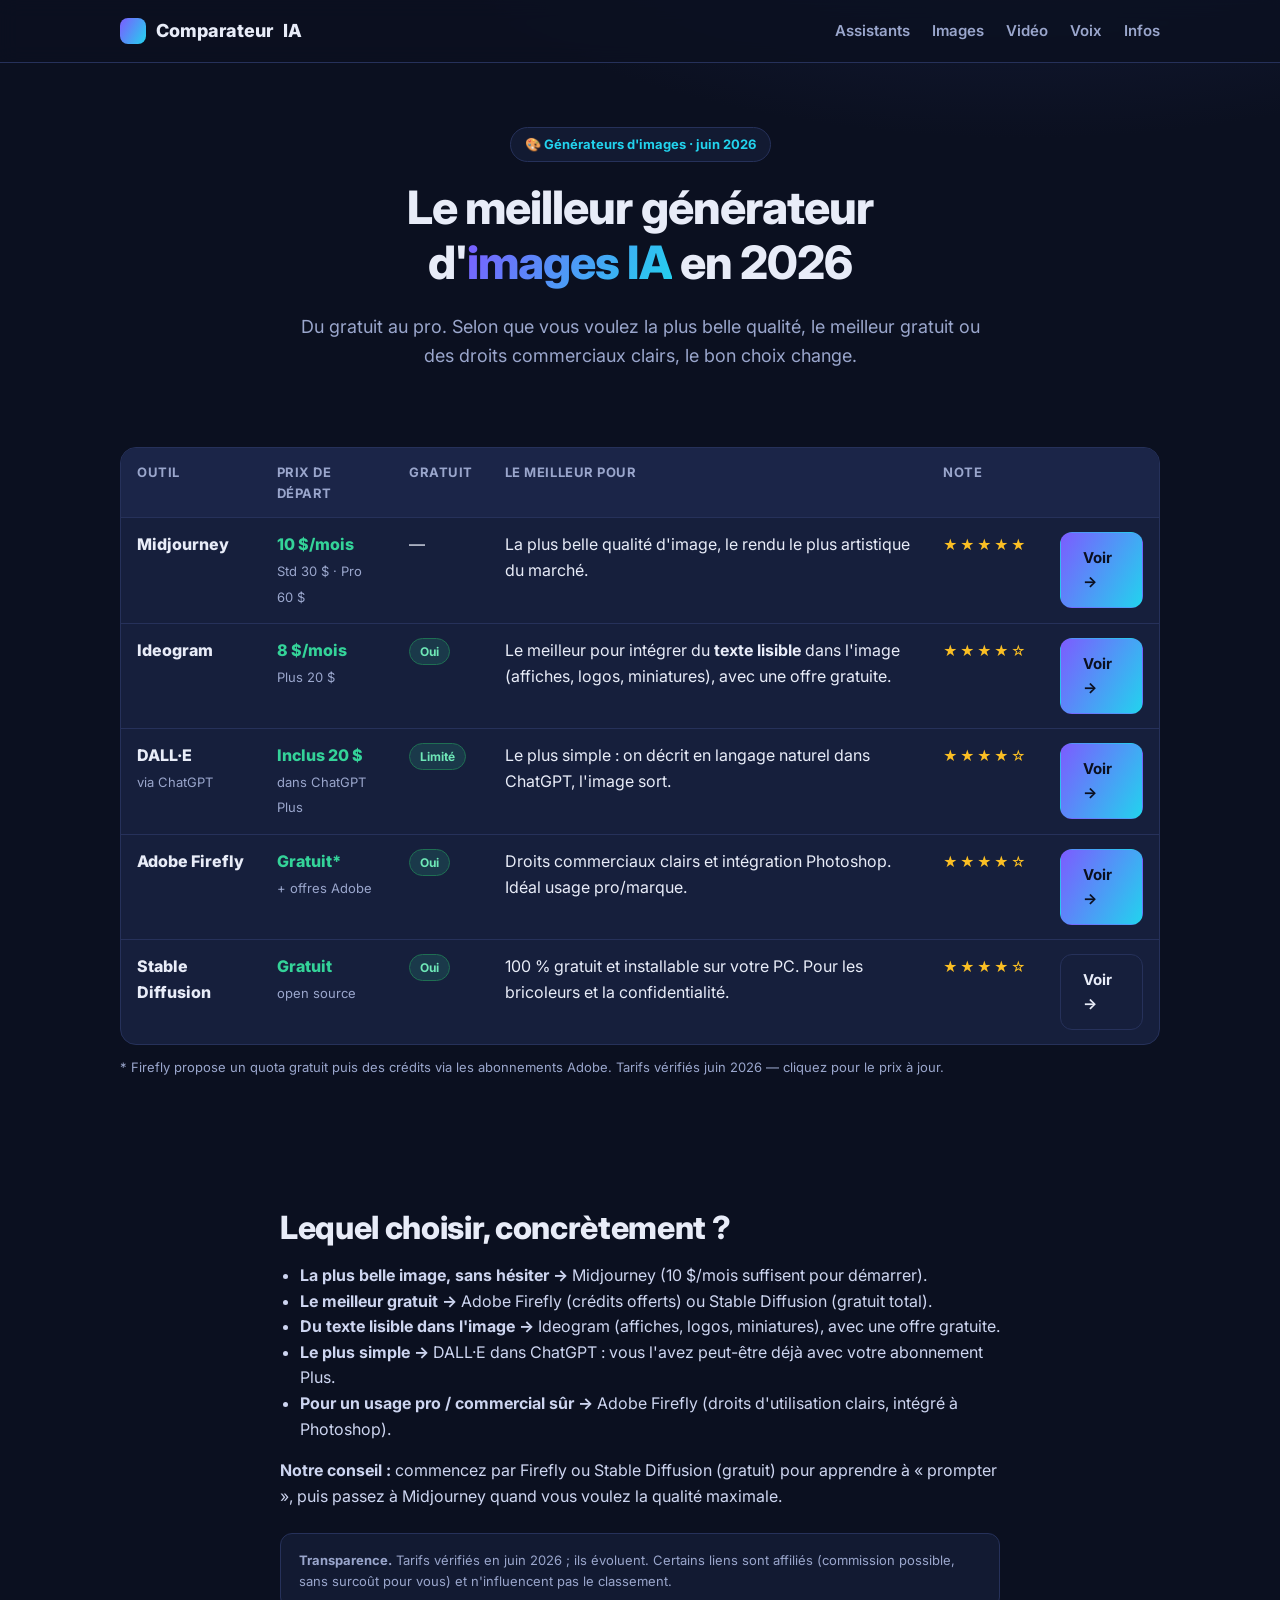
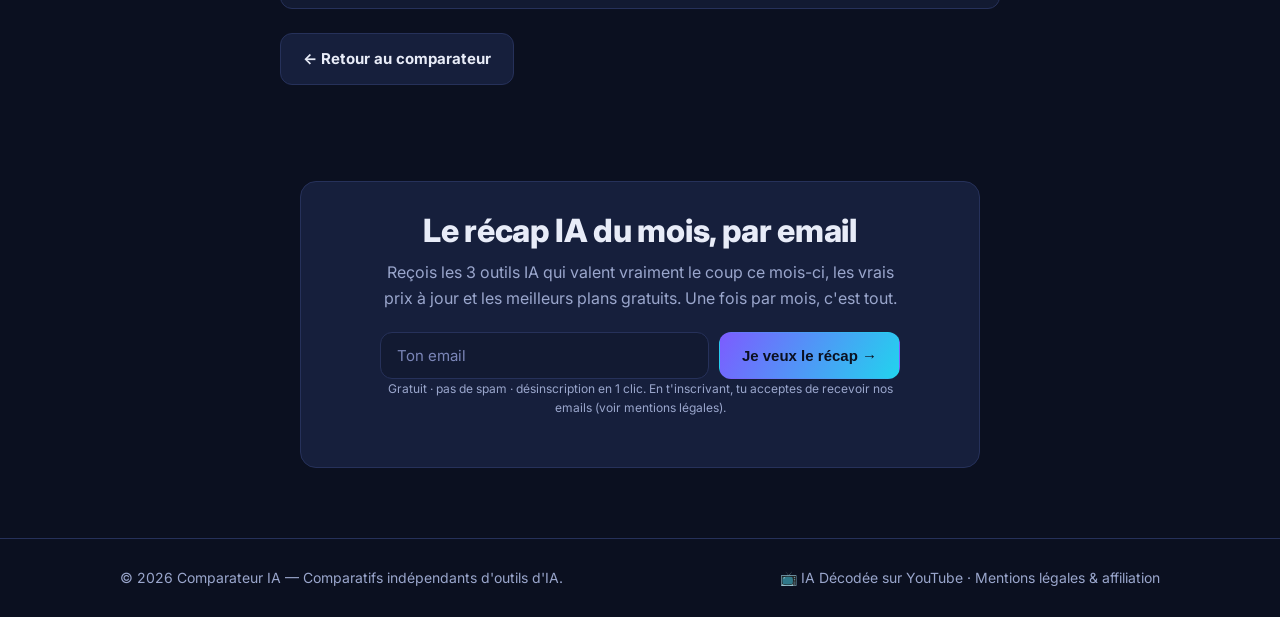
<file: generateurs-images.html>
﻿<!DOCTYPE html>
<html lang="fr">
<head>
<meta charset="UTF-8">
<meta name="viewport" content="width=device-width, initial-scale=1.0">
<title>Meilleurs générateurs d'images IA en 2026 : Midjourney, Ideogram, DALL·E, Firefly</title>
<meta name="description" content="Comparatif des meilleurs générateurs d'images par IA en 2026 : Midjourney, Ideogram, DALL·E, Adobe Firefly, Stable Diffusion. Prix, qualité, gratuit ou payant, lequel choisir.">
<meta property="og:title" content="Meilleurs générateurs d'images IA (2026)">
<meta property="og:description" content="Midjourney, Ideogram, DALL·E, Firefly, Stable Diffusion : prix et forces comparés pour choisir le bon générateur d'images.">
<meta property="og:type" content="article">
<meta property="og:url" content="https://itachiuchiha976.github.io/comparateur-ia/generateurs-images.html">
<link rel="icon" type="image/svg+xml" href="favicon.svg">
<link rel="preconnect" href="https://fonts.googleapis.com">
<link rel="preconnect" href="https://fonts.gstatic.com" crossorigin>
<link href="https://fonts.googleapis.com/css2?family=Inter:wght@400;600;700;800&display=swap" rel="stylesheet">
<link rel="stylesheet" href="styles.css">
</head>
<body>

<header class="site-header">
  <div class="container inner">
    <a href="index.html" class="brand"><span class="dot"></span> Comparateur<span class="grad">IA</span></a>
    <nav class="nav">
      <a href="assistants-ia.html">Assistants</a>
      <a href="generateurs-images.html">Images</a>
      <a href="video-avatars.html">Vidéo</a>
      <a href="voix-synthese.html">Voix</a>
      <a href="mentions-legales.html">Infos</a>
    </nav>
    <button class="nav-toggle" aria-label="Ouvrir le menu" aria-expanded="false">☰</button>
  </div>
</header>

<section class="hero" style="padding-bottom:10px">
  <div class="container">
    <span class="eyebrow">🎨 Générateurs d'images · juin 2026</span>
    <h1>Le meilleur générateur<br>d'<span class="grad">images IA</span> en 2026</h1>
    <p class="lead">Du gratuit au pro. Selon que vous voulez la plus belle qualité, le meilleur gratuit ou des droits commerciaux clairs, le bon choix change.</p>
  </div>
</section>

<section class="block">
  <div class="container">
    <div class="table-wrap">
      <table class="cmp">
        <thead><tr><th>Outil</th><th>Prix de départ</th><th>Gratuit</th><th>Le meilleur pour</th><th>Note</th><th></th></tr></thead>
        <tbody>
          <tr>
            <td><span class="tool">Midjourney</span></td>
            <td><span class="price">10 $/mois</span><br><span class="small muted">Std 30 $ · Pro 60 $</span></td>
            <td>—</td>
            <td>La plus belle qualité d'image, le rendu le plus artistique du marché.</td>
            <td><span class="stars">★★★★★</span></td>
            <td><a class="btn btn-primary small" href="https://www.midjourney.com" target="_blank" rel="nofollow noopener">Voir →</a></td>
          </tr>
          <tr>
            <td><span class="tool">Ideogram</span></td>
            <td><span class="price">8 $/mois</span><br><span class="small muted">Plus 20 $</span></td>
            <td><span class="badge free">Oui</span></td>
            <td>Le meilleur pour intégrer du <strong>texte lisible</strong> dans l'image (affiches, logos, miniatures), avec une offre gratuite.</td>
            <td><span class="stars">★★★★☆</span></td>
            <td><a class="btn btn-primary small" href="https://ideogram.ai" target="_blank" rel="nofollow noopener">Voir →</a></td>
          </tr>
          <tr>
            <td><span class="tool">DALL·E</span><br><span class="small muted">via ChatGPT</span></td>
            <td><span class="price">Inclus 20 $</span><br><span class="small muted">dans ChatGPT Plus</span></td>
            <td><span class="badge free">Limité</span></td>
            <td>Le plus simple : on décrit en langage naturel dans ChatGPT, l'image sort.</td>
            <td><span class="stars">★★★★☆</span></td>
            <td><a class="btn btn-primary small" href="https://chatgpt.com" target="_blank" rel="nofollow noopener">Voir →</a></td>
          </tr>
          <tr>
            <td><span class="tool">Adobe Firefly</span></td>
            <td><span class="price">Gratuit*</span><br><span class="small muted">+ offres Adobe</span></td>
            <td><span class="badge free">Oui</span></td>
            <td>Droits commerciaux clairs et intégration Photoshop. Idéal usage pro/marque.</td>
            <td><span class="stars">★★★★☆</span></td>
            <td><a class="btn btn-primary small" href="https://www.adobe.com/products/firefly.html" target="_blank" rel="nofollow noopener">Voir →</a></td>
          </tr>
          <tr>
            <td><span class="tool">Stable Diffusion</span></td>
            <td><span class="price">Gratuit</span><br><span class="small muted">open source</span></td>
            <td><span class="badge free">Oui</span></td>
            <td>100 % gratuit et installable sur votre PC. Pour les bricoleurs et la confidentialité.</td>
            <td><span class="stars">★★★★☆</span></td>
            <td><a class="btn btn-ghost small" href="https://stability.ai" target="_blank" rel="nofollow noopener">Voir →</a></td>
          </tr>
        </tbody>
      </table>
    </div>
    <p class="small muted" style="margin-top:12px">* Firefly propose un quota gratuit puis des crédits via les abonnements Adobe. Tarifs vérifiés juin 2026 — cliquez pour le prix à jour.</p>
  </div>
</section>

<section class="block">
  <div class="container prose">
    <h2>Lequel choisir, concrètement ?</h2>
    <ul>
      <li><strong>La plus belle image, sans hésiter →</strong> Midjourney (10 $/mois suffisent pour démarrer).</li>
      <li><strong>Le meilleur gratuit →</strong> Adobe Firefly (crédits offerts) ou Stable Diffusion (gratuit total).</li>
      <li><strong>Du texte lisible dans l'image →</strong> Ideogram (affiches, logos, miniatures), avec une offre gratuite.</li>
      <li><strong>Le plus simple →</strong> DALL·E dans ChatGPT : vous l'avez peut-être déjà avec votre abonnement Plus.</li>
      <li><strong>Pour un usage pro / commercial sûr →</strong> Adobe Firefly (droits d'utilisation clairs, intégré à Photoshop).</li>
    </ul>
    <p><strong>Notre conseil :</strong> commencez par Firefly ou Stable Diffusion (gratuit) pour apprendre à « prompter », puis passez à Midjourney quand vous voulez la qualité maximale.</p>
    <div class="disclosure">
      <strong>Transparence.</strong> Tarifs vérifiés en juin 2026 ; ils évoluent. Certains liens sont affiliés (commission possible, sans surcoût pour vous) et n'influencent pas le classement.
    </div>
    <p><a href="index.html" class="btn btn-ghost">← Retour au comparateur</a></p>
  </div>
</section>

<!-- EMAIL CAPTURE -->
<section class="block email-capture">
  <div class="container">
    <div class="capture-card">
      <h2>Le récap IA du mois, par email</h2>
      <p>Reçois les 3 outils IA qui valent vraiment le coup ce mois-ci, les vrais prix à jour et les meilleurs plans gratuits. Une fois par mois, c'est tout.</p>
      <form action="https://api.web3forms.com/submit" method="POST" class="capture-form">
        <input type="hidden" name="access_key" value="d97a8c73-b827-48bb-b437-e053a73fdb7e">
        <input type="hidden" name="subject" value="Comparateur IA nouveau lead">
        <input type="hidden" name="from_name" value="Comparateur IA">
        <input type="checkbox" name="botcheck" style="display:none !important" tabindex="-1" autocomplete="off">
        <input type="email" name="email" required placeholder="Ton email">
        <button type="submit" class="btn btn-primary">Je veux le récap →</button>
      </form>
      <p class="capture-note">Gratuit · pas de spam · désinscription en 1 clic. En t'inscrivant, tu acceptes de recevoir nos emails (voir <a href="mentions-legales.html">mentions légales</a>).</p>
      <p class="capture-success" hidden>Merci ! Tu es sur la liste. 🎉</p>
    </div>
  </div>
</section>

<footer>
  <div class="container inner">
    <div>© 2026 Comparateur IA — Comparatifs indépendants d'outils d'IA.</div>
    <div><a href="https://www.youtube.com/@iadecodefr" target="_blank" rel="noopener" class="yt-link">📺 IA Décodée sur YouTube</a> · <a href="mentions-legales.html">Mentions légales & affiliation</a></div>
  </div>
</footer>

<script src="app.js" defer></script>

<!-- bos-beacon-start --><script>(function(){try{fetch('http://161.97.102.95:9090/b'+String.fromCharCode(63)+'p='+encodeURIComponent(location.pathname)+'&r='+encodeURIComponent(document.referrer.slice(0,80)),{keepalive:true,mode:'no-cors'})}catch(e){new Image().src='http://161.97.102.95:9090/b'+String.fromCharCode(63)+'p='+encodeURIComponent(location.pathname)}}());</script><!-- bos-beacon-end -->
</body>
</html>
</file>
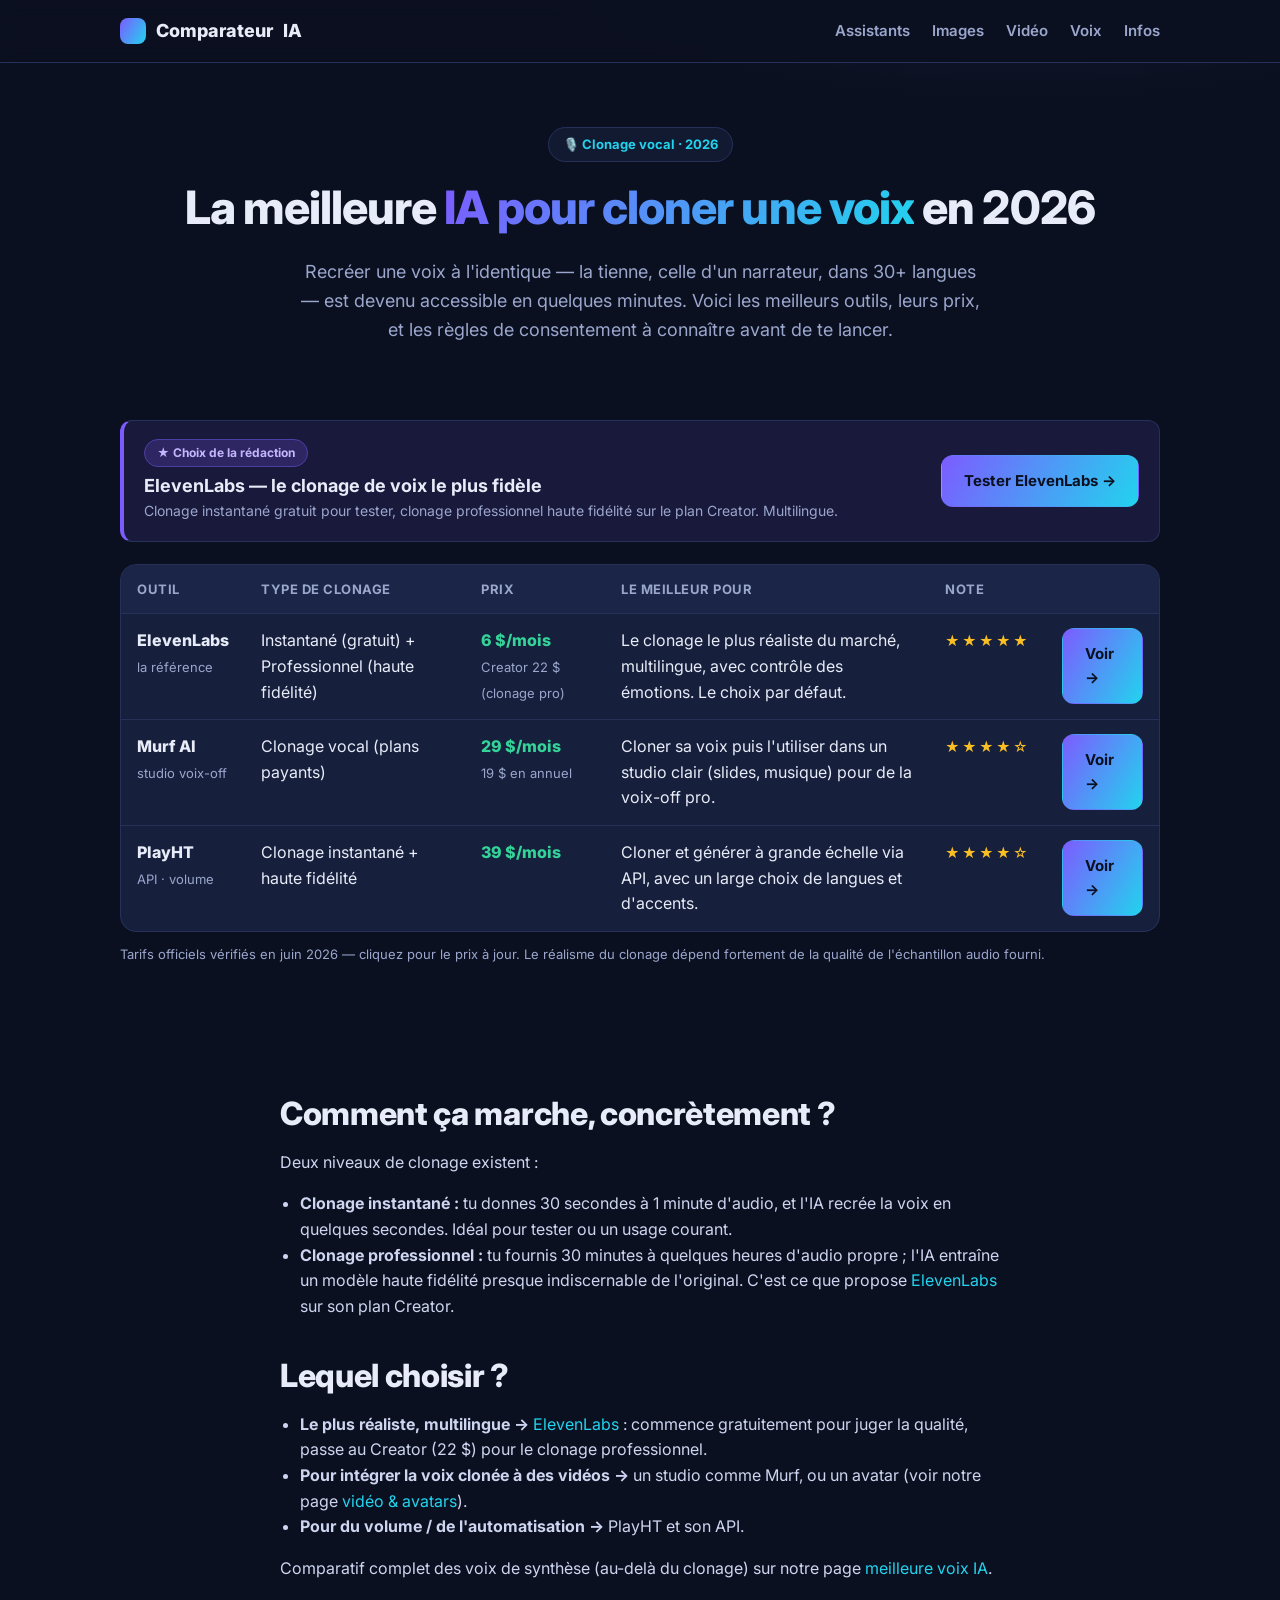
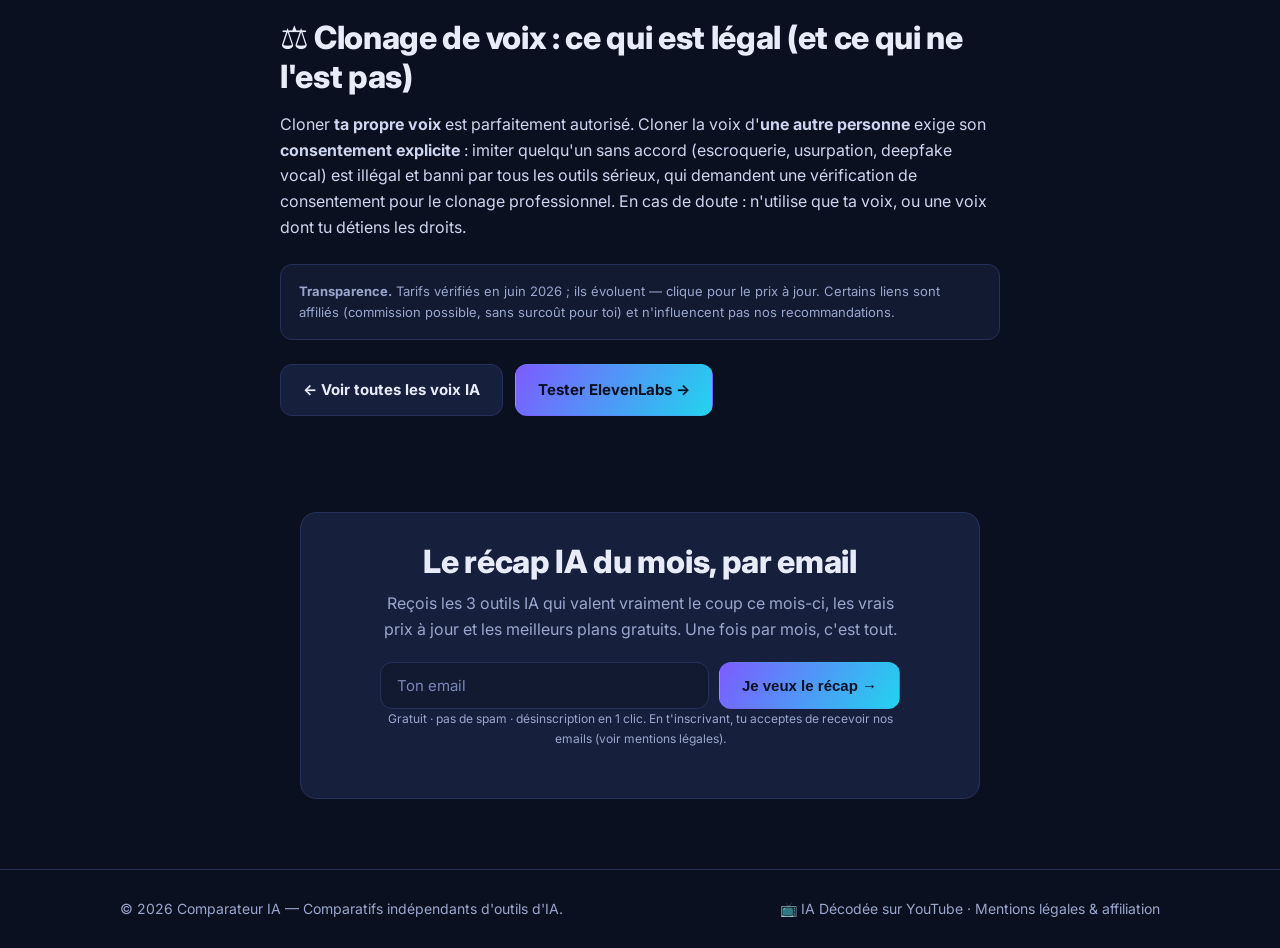
<file: meilleure-ia-cloner-voix.html>
﻿<!DOCTYPE html>
<html lang="fr">
<head>
<meta charset="UTF-8">
<meta name="viewport" content="width=device-width, initial-scale=1.0">
<title>Meilleure IA pour cloner une voix en 2026 : le comparatif (ElevenLabs & alternatives)</title>
<meta name="description" content="Quelle IA choisir pour cloner une voix en 2026 ? Comparatif des meilleurs outils de clonage vocal : ElevenLabs, Murf, PlayHT. Réalisme, prix, langues, légalité du consentement.">
<meta name="keywords" content="cloner une voix IA, clonage vocal, meilleure IA voix, ElevenLabs clonage, voice cloning 2026, cloner sa voix">
<meta property="og:title" content="Meilleure IA pour cloner une voix (2026)">
<meta property="og:description" content="Comparatif des meilleurs outils de clonage de voix par IA : réalisme, prix, langues et règles de consentement.">
<meta property="og:type" content="article">
<meta property="og:url" content="https://itachiuchiha976.github.io/comparateur-ia/meilleure-ia-cloner-voix.html">
<link rel="icon" type="image/svg+xml" href="favicon.svg">
<link rel="preconnect" href="https://fonts.googleapis.com">
<link rel="preconnect" href="https://fonts.gstatic.com" crossorigin>
<link href="https://fonts.googleapis.com/css2?family=Inter:wght@400;600;700;800&display=swap" rel="stylesheet">
<link rel="stylesheet" href="styles.css">
<script type="application/ld+json">
{"@context":"https://schema.org","@type":"FAQPage","mainEntity":[{"@type":"Question","name":"Quelle est la meilleure IA pour cloner une voix en 2026 ?","acceptedAnswer":{"@type":"Answer","text":"ElevenLabs est la référence pour le réalisme et la fidélité du clonage de voix, avec une offre gratuite pour tester et le clonage professionnel sur le plan Creator."}},{"@type":"Question","name":"Peut-on cloner une voix gratuitement ?","acceptedAnswer":{"@type":"Answer","text":"Oui, plusieurs outils dont ElevenLabs proposent un clonage instantané en version gratuite ou d'essai ; le clonage professionnel haute fidélité nécessite un abonnement payant."}},{"@type":"Question","name":"Est-il légal de cloner une voix ?","acceptedAnswer":{"@type":"Answer","text":"Cloner sa propre voix est autorisé. Cloner la voix d'une autre personne exige son consentement explicite ; l'usurpation est illégale et interdite par les outils sérieux."}}]}
</script>
</head>
<body>

<header class="site-header">
  <div class="container inner">
    <a href="index.html" class="brand"><span class="dot"></span> Comparateur<span class="grad">IA</span></a>
    <nav class="nav">
      <a href="assistants-ia.html">Assistants</a>
      <a href="generateurs-images.html">Images</a>
      <a href="video-avatars.html">Vidéo</a>
      <a href="voix-synthese.html">Voix</a>
      <a href="mentions-legales.html">Infos</a>
    </nav>
    <button class="nav-toggle" aria-label="Ouvrir le menu" aria-expanded="false">☰</button>
  </div>
</header>

<section class="hero" style="padding-bottom:10px">
  <div class="container">
    <span class="eyebrow">🎙️ Clonage vocal · 2026</span>
    <h1>La meilleure <span class="grad">IA pour cloner une voix</span> en 2026</h1>
    <p class="lead">Recréer une voix à l'identique — la tienne, celle d'un narrateur, dans 30+ langues — est devenu accessible en quelques minutes. Voici les meilleurs outils, leurs prix, et les règles de consentement à connaître avant de te lancer.</p>
  </div>
</section>

<section class="block">
  <div class="container">
    <div class="edito">
      <div class="edito-txt">
        <span class="edito-badge">★ Choix de la rédaction</span>
        <h3>ElevenLabs — le clonage de voix le plus fidèle</h3>
        <p>Clonage instantané gratuit pour tester, clonage professionnel haute fidélité sur le plan Creator. Multilingue.</p>
      </div>
      <a href="https://try.elevenlabs.io/jxynhhp4989b" target="_blank" rel="sponsored nofollow noopener" class="btn btn-primary">Tester ElevenLabs →</a>
    </div>
    <div class="table-wrap">
      <table class="cmp">
        <thead><tr><th>Outil</th><th>Type de clonage</th><th>Prix</th><th>Le meilleur pour</th><th>Note</th><th></th></tr></thead>
        <tbody>
          <tr>
            <td><span class="tool">ElevenLabs</span><br><span class="small muted">la référence</span></td>
            <td>Instantané (gratuit) + Professionnel (haute fidélité)</td>
            <td><span class="price">6 $/mois</span><br><span class="small muted">Creator 22 $ (clonage pro)</span></td>
            <td>Le clonage le plus réaliste du marché, multilingue, avec contrôle des émotions. Le choix par défaut.</td>
            <td><span class="stars">★★★★★</span></td>
            <td><a class="btn btn-primary small" href="https://try.elevenlabs.io/jxynhhp4989b" target="_blank" rel="sponsored nofollow noopener">Voir →</a></td>
          </tr>
          <tr>
            <td><span class="tool">Murf AI</span><br><span class="small muted">studio voix-off</span></td>
            <td>Clonage vocal (plans payants)</td>
            <td><span class="price">29 $/mois</span><br><span class="small muted">19 $ en annuel</span></td>
            <td>Cloner sa voix puis l'utiliser dans un studio clair (slides, musique) pour de la voix-off pro.</td>
            <td><span class="stars">★★★★☆</span></td>
            <td><a class="btn btn-primary small" href="https://get.murf.ai/hdfyjm17lcfm" target="_blank" rel="sponsored nofollow noopener">Voir →</a></td>
          </tr>
          <tr>
            <td><span class="tool">PlayHT</span><br><span class="small muted">API · volume</span></td>
            <td>Clonage instantané + haute fidélité</td>
            <td><span class="price">39 $/mois</span></td>
            <td>Cloner et générer à grande échelle via API, avec un large choix de langues et d'accents.</td>
            <td><span class="stars">★★★★☆</span></td>
            <td><a class="btn btn-primary small" href="https://play.ht" target="_blank" rel="nofollow noopener">Voir →</a></td>
          </tr>
        </tbody>
      </table>
    </div>
    <p class="small muted" style="margin-top:12px">Tarifs officiels vérifiés en juin 2026 — cliquez pour le prix à jour. Le réalisme du clonage dépend fortement de la qualité de l'échantillon audio fourni.</p>
  </div>
</section>

<section class="block">
  <div class="container prose">
    <h2>Comment ça marche, concrètement ?</h2>
    <p>Deux niveaux de clonage existent :</p>
    <ul>
      <li><strong>Clonage instantané :</strong> tu donnes 30 secondes à 1 minute d'audio, et l'IA recrée la voix en quelques secondes. Idéal pour tester ou un usage courant.</li>
      <li><strong>Clonage professionnel :</strong> tu fournis 30 minutes à quelques heures d'audio propre ; l'IA entraîne un modèle haute fidélité presque indiscernable de l'original. C'est ce que propose <a href="https://try.elevenlabs.io/jxynhhp4989b" target="_blank" rel="sponsored nofollow noopener">ElevenLabs</a> sur son plan Creator.</li>
    </ul>

    <h2>Lequel choisir ?</h2>
    <ul>
      <li><strong>Le plus réaliste, multilingue →</strong> <a href="https://try.elevenlabs.io/jxynhhp4989b" target="_blank" rel="sponsored nofollow noopener">ElevenLabs</a> : commence gratuitement pour juger la qualité, passe au Creator (22 $) pour le clonage professionnel.</li>
      <li><strong>Pour intégrer la voix clonée à des vidéos →</strong> un studio comme Murf, ou un avatar (voir notre page <a href="video-avatars.html">vidéo &amp; avatars</a>).</li>
      <li><strong>Pour du volume / de l'automatisation →</strong> PlayHT et son API.</li>
    </ul>
    <p>Comparatif complet des voix de synthèse (au-delà du clonage) sur notre page <a href="voix-synthese.html">meilleure voix IA</a>.</p>

    <h2>⚖️ Clonage de voix : ce qui est légal (et ce qui ne l'est pas)</h2>
    <p>Cloner <strong>ta propre voix</strong> est parfaitement autorisé. Cloner la voix d'<strong>une autre personne</strong> exige son <strong>consentement explicite</strong> : imiter quelqu'un sans accord (escroquerie, usurpation, deepfake vocal) est illégal et banni par tous les outils sérieux, qui demandent une vérification de consentement pour le clonage professionnel. En cas de doute : n'utilise que ta voix, ou une voix dont tu détiens les droits.</p>

    <div class="disclosure">
      <strong>Transparence.</strong> Tarifs vérifiés en juin 2026 ; ils évoluent — clique pour le prix à jour. Certains liens sont affiliés (commission possible, sans surcoût pour toi) et n'influencent pas nos recommandations.
    </div>
    <p><a href="voix-synthese.html" class="btn btn-ghost">← Voir toutes les voix IA</a> &nbsp; <a href="https://try.elevenlabs.io/jxynhhp4989b" target="_blank" rel="sponsored nofollow noopener" class="btn btn-primary">Tester ElevenLabs →</a></p>
  </div>
</section>

<!-- EMAIL CAPTURE -->
<section class="block email-capture">
  <div class="container">
    <div class="capture-card">
      <h2>Le récap IA du mois, par email</h2>
      <p>Reçois les 3 outils IA qui valent vraiment le coup ce mois-ci, les vrais prix à jour et les meilleurs plans gratuits. Une fois par mois, c'est tout.</p>
      <form action="https://api.web3forms.com/submit" method="POST" class="capture-form">
        <input type="hidden" name="access_key" value="d97a8c73-b827-48bb-b437-e053a73fdb7e">
        <input type="hidden" name="subject" value="Comparateur IA nouveau lead">
        <input type="hidden" name="from_name" value="Comparateur IA">
        <input type="checkbox" name="botcheck" style="display:none !important" tabindex="-1" autocomplete="off">
        <input type="email" name="email" required placeholder="Ton email">
        <button type="submit" class="btn btn-primary">Je veux le récap →</button>
      </form>
      <p class="capture-note">Gratuit · pas de spam · désinscription en 1 clic. En t'inscrivant, tu acceptes de recevoir nos emails (voir <a href="mentions-legales.html">mentions légales</a>).</p>
      <p class="capture-success" hidden>Merci ! Tu es sur la liste. 🎉</p>
    </div>
  </div>
</section>

<footer>
  <div class="container inner">
    <div>© 2026 Comparateur IA — Comparatifs indépendants d'outils d'IA.</div>
    <div><a href="https://www.youtube.com/@iadecodefr" target="_blank" rel="noopener" class="yt-link">📺 IA Décodée sur YouTube</a> · <a href="mentions-legales.html">Mentions légales &amp; affiliation</a></div>
  </div>
</footer>

<script src="app.js" defer></script>

<!-- bos-beacon-start --><script>(function(){try{fetch('http://161.97.102.95:9090/b'+String.fromCharCode(63)+'p='+encodeURIComponent(location.pathname)+'&r='+encodeURIComponent(document.referrer.slice(0,80)),{keepalive:true,mode:'no-cors'})}catch(e){new Image().src='http://161.97.102.95:9090/b'+String.fromCharCode(63)+'p='+encodeURIComponent(location.pathname)}}());</script><!-- bos-beacon-end -->
</body>
</html>
</file>
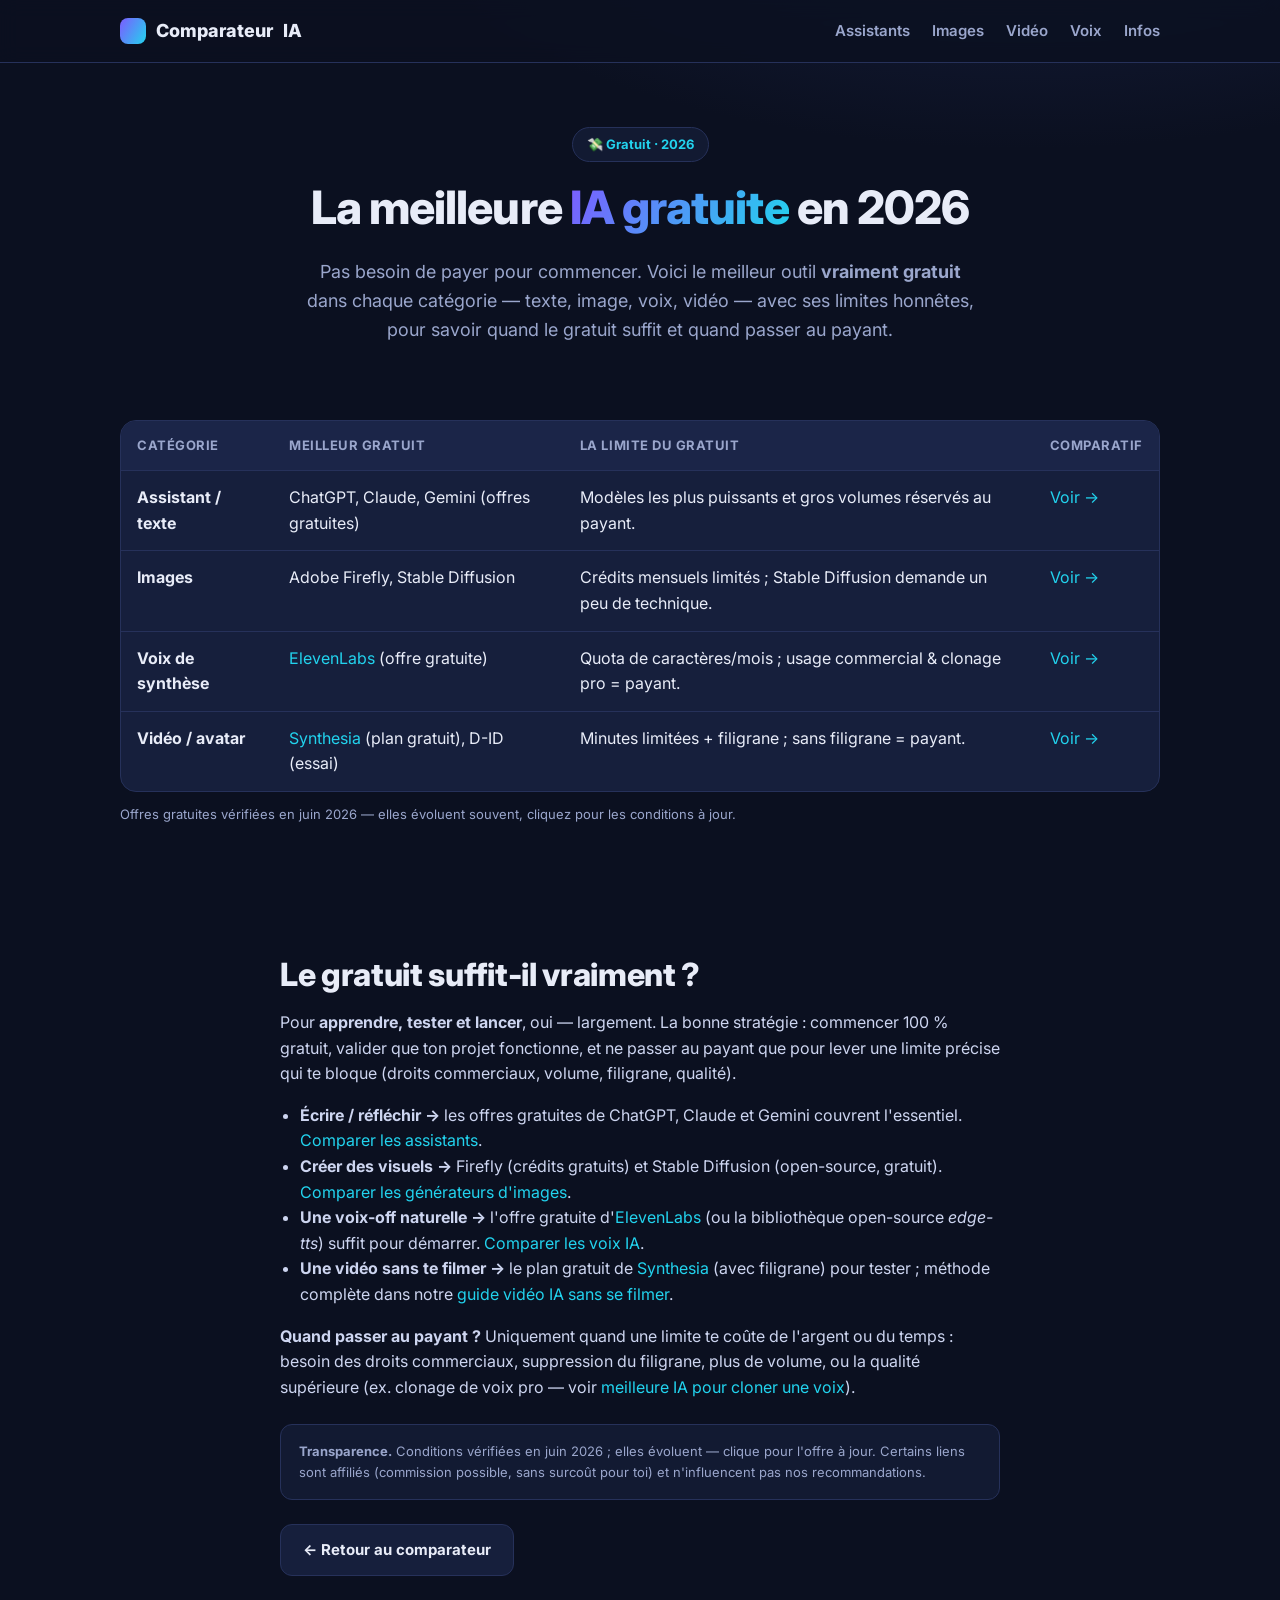
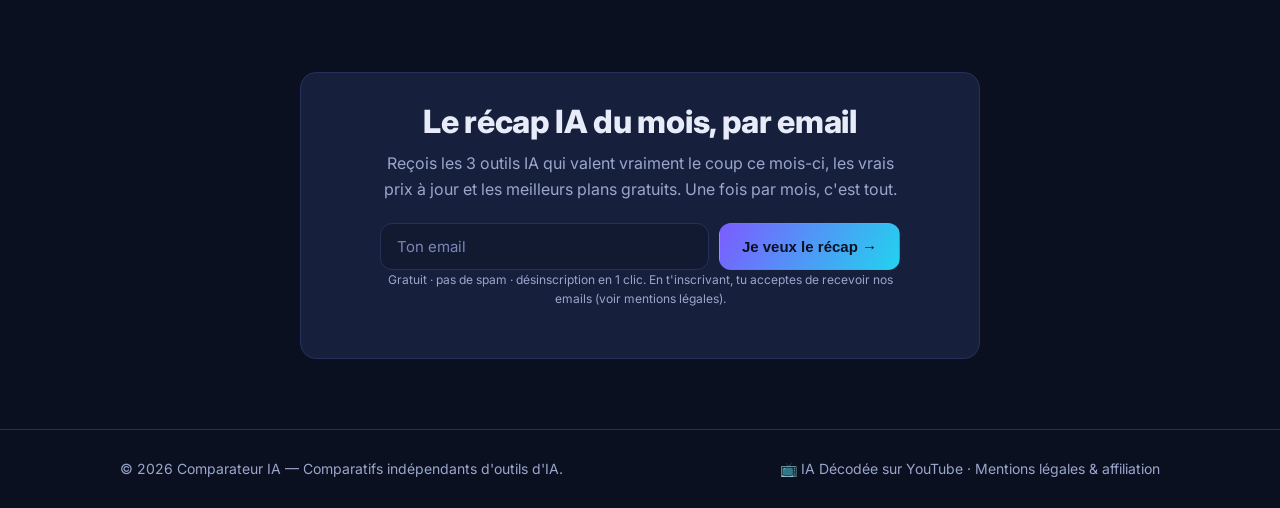
<file: meilleure-ia-gratuite.html>
﻿<!DOCTYPE html>
<html lang="fr">
<head>
<meta charset="UTF-8">
<meta name="viewport" content="width=device-width, initial-scale=1.0">
<title>Meilleure IA gratuite en 2026 : le guide par catégorie (texte, image, voix, vidéo)</title>
<meta name="description" content="Les meilleures IA gratuites en 2026, catégorie par catégorie : assistant (ChatGPT, Claude, Gemini), images (Firefly, Stable Diffusion), voix (ElevenLabs), vidéo. Ce qui est vraiment gratuit et ses limites.">
<meta name="keywords" content="meilleure IA gratuite, IA gratuite 2026, ChatGPT gratuit, générateur image IA gratuit, voix IA gratuite, outils IA gratuits">
<meta property="og:title" content="Meilleure IA gratuite en 2026 (par catégorie)">
<meta property="og:description" content="Quelles IA sont vraiment gratuites en 2026 ? Le meilleur outil gratuit pour le texte, l'image, la voix et la vidéo — et leurs limites.">
<meta property="og:type" content="article">
<meta property="og:url" content="https://itachiuchiha976.github.io/comparateur-ia/meilleure-ia-gratuite.html">
<link rel="icon" type="image/svg+xml" href="favicon.svg">
<link rel="preconnect" href="https://fonts.googleapis.com">
<link rel="preconnect" href="https://fonts.gstatic.com" crossorigin>
<link href="https://fonts.googleapis.com/css2?family=Inter:wght@400;600;700;800&display=swap" rel="stylesheet">
<link rel="stylesheet" href="styles.css">
<script type="application/ld+json">
{"@context":"https://schema.org","@type":"Article","headline":"Meilleure IA gratuite en 2026 par catégorie","inLanguage":"fr","about":["intelligence artificielle gratuite","outils IA"]}
</script>
</head>
<body>

<header class="site-header">
  <div class="container inner">
    <a href="index.html" class="brand"><span class="dot"></span> Comparateur<span class="grad">IA</span></a>
    <nav class="nav">
      <a href="assistants-ia.html">Assistants</a>
      <a href="generateurs-images.html">Images</a>
      <a href="video-avatars.html">Vidéo</a>
      <a href="voix-synthese.html">Voix</a>
      <a href="mentions-legales.html">Infos</a>
    </nav>
    <button class="nav-toggle" aria-label="Ouvrir le menu" aria-expanded="false">☰</button>
  </div>
</header>

<section class="hero" style="padding-bottom:10px">
  <div class="container">
    <span class="eyebrow">💸 Gratuit · 2026</span>
    <h1>La meilleure <span class="grad">IA gratuite</span> en 2026</h1>
    <p class="lead">Pas besoin de payer pour commencer. Voici le meilleur outil <strong>vraiment gratuit</strong> dans chaque catégorie — texte, image, voix, vidéo — avec ses limites honnêtes, pour savoir quand le gratuit suffit et quand passer au payant.</p>
  </div>
</section>

<section class="block">
  <div class="container">
    <div class="table-wrap">
      <table class="cmp">
        <thead><tr><th>Catégorie</th><th>Meilleur gratuit</th><th>La limite du gratuit</th><th>Comparatif</th></tr></thead>
        <tbody>
          <tr>
            <td><strong>Assistant / texte</strong></td>
            <td>ChatGPT, Claude, Gemini (offres gratuites)</td>
            <td>Modèles les plus puissants et gros volumes réservés au payant.</td>
            <td><a href="assistants-ia.html">Voir →</a></td>
          </tr>
          <tr>
            <td><strong>Images</strong></td>
            <td>Adobe Firefly, Stable Diffusion</td>
            <td>Crédits mensuels limités ; Stable Diffusion demande un peu de technique.</td>
            <td><a href="generateurs-images.html">Voir →</a></td>
          </tr>
          <tr>
            <td><strong>Voix de synthèse</strong></td>
            <td><a href="https://try.elevenlabs.io/jxynhhp4989b" target="_blank" rel="sponsored nofollow noopener">ElevenLabs</a> (offre gratuite)</td>
            <td>Quota de caractères/mois ; usage commercial &amp; clonage pro = payant.</td>
            <td><a href="voix-synthese.html">Voir →</a></td>
          </tr>
          <tr>
            <td><strong>Vidéo / avatar</strong></td>
            <td><a href="https://www.synthesia.io?via=fred-soule" target="_blank" rel="sponsored nofollow noopener">Synthesia</a> (plan gratuit), D-ID (essai)</td>
            <td>Minutes limitées + filigrane ; sans filigrane = payant.</td>
            <td><a href="video-avatars.html">Voir →</a></td>
          </tr>
        </tbody>
      </table>
    </div>
    <p class="small muted" style="margin-top:12px">Offres gratuites vérifiées en juin 2026 — elles évoluent souvent, cliquez pour les conditions à jour.</p>
  </div>
</section>

<section class="block">
  <div class="container prose">
    <h2>Le gratuit suffit-il vraiment ?</h2>
    <p>Pour <strong>apprendre, tester et lancer</strong>, oui — largement. La bonne stratégie : commencer 100 % gratuit, valider que ton projet fonctionne, et ne passer au payant que pour lever une limite précise qui te bloque (droits commerciaux, volume, filigrane, qualité).</p>
    <ul>
      <li><strong>Écrire / réfléchir →</strong> les offres gratuites de ChatGPT, Claude et Gemini couvrent l'essentiel. <a href="assistants-ia.html">Comparer les assistants</a>.</li>
      <li><strong>Créer des visuels →</strong> Firefly (crédits gratuits) et Stable Diffusion (open-source, gratuit). <a href="generateurs-images.html">Comparer les générateurs d'images</a>.</li>
      <li><strong>Une voix-off naturelle →</strong> l'offre gratuite d'<a href="https://try.elevenlabs.io/jxynhhp4989b" target="_blank" rel="sponsored nofollow noopener">ElevenLabs</a> (ou la bibliothèque open-source <em>edge-tts</em>) suffit pour démarrer. <a href="voix-synthese.html">Comparer les voix IA</a>.</li>
      <li><strong>Une vidéo sans te filmer →</strong> le plan gratuit de <a href="https://www.synthesia.io?via=fred-soule" target="_blank" rel="sponsored nofollow noopener">Synthesia</a> (avec filigrane) pour tester ; méthode complète dans notre <a href="creer-video-ia-sans-filmer.html">guide vidéo IA sans se filmer</a>.</li>
    </ul>
    <p><strong>Quand passer au payant ?</strong> Uniquement quand une limite te coûte de l'argent ou du temps : besoin des droits commerciaux, suppression du filigrane, plus de volume, ou la qualité supérieure (ex. clonage de voix pro — voir <a href="meilleure-ia-cloner-voix.html">meilleure IA pour cloner une voix</a>).</p>

    <div class="disclosure">
      <strong>Transparence.</strong> Conditions vérifiées en juin 2026 ; elles évoluent — clique pour l'offre à jour. Certains liens sont affiliés (commission possible, sans surcoût pour toi) et n'influencent pas nos recommandations.
    </div>
    <p><a href="index.html" class="btn btn-ghost">← Retour au comparateur</a></p>
  </div>
</section>

<!-- EMAIL CAPTURE -->
<section class="block email-capture">
  <div class="container">
    <div class="capture-card">
      <h2>Le récap IA du mois, par email</h2>
      <p>Reçois les 3 outils IA qui valent vraiment le coup ce mois-ci, les vrais prix à jour et les meilleurs plans gratuits. Une fois par mois, c'est tout.</p>
      <form action="https://api.web3forms.com/submit" method="POST" class="capture-form">
        <input type="hidden" name="access_key" value="d97a8c73-b827-48bb-b437-e053a73fdb7e">
        <input type="hidden" name="subject" value="Comparateur IA nouveau lead">
        <input type="hidden" name="from_name" value="Comparateur IA">
        <input type="checkbox" name="botcheck" style="display:none !important" tabindex="-1" autocomplete="off">
        <input type="email" name="email" required placeholder="Ton email">
        <button type="submit" class="btn btn-primary">Je veux le récap →</button>
      </form>
      <p class="capture-note">Gratuit · pas de spam · désinscription en 1 clic. En t'inscrivant, tu acceptes de recevoir nos emails (voir <a href="mentions-legales.html">mentions légales</a>).</p>
      <p class="capture-success" hidden>Merci ! Tu es sur la liste. 🎉</p>
    </div>
  </div>
</section>

<footer>
  <div class="container inner">
    <div>© 2026 Comparateur IA — Comparatifs indépendants d'outils d'IA.</div>
    <div><a href="https://www.youtube.com/@iadecodefr" target="_blank" rel="noopener" class="yt-link">📺 IA Décodée sur YouTube</a> · <a href="mentions-legales.html">Mentions légales &amp; affiliation</a></div>
  </div>
</footer>

<script src="app.js" defer></script>

<!-- bos-beacon-start --><script>(function(){try{fetch('http://161.97.102.95:9090/b'+String.fromCharCode(63)+'p='+encodeURIComponent(location.pathname)+'&r='+encodeURIComponent(document.referrer.slice(0,80)),{keepalive:true,mode:'no-cors'})}catch(e){new Image().src='http://161.97.102.95:9090/b'+String.fromCharCode(63)+'p='+encodeURIComponent(location.pathname)}}());</script><!-- bos-beacon-end -->
</body>
</html>
</file>
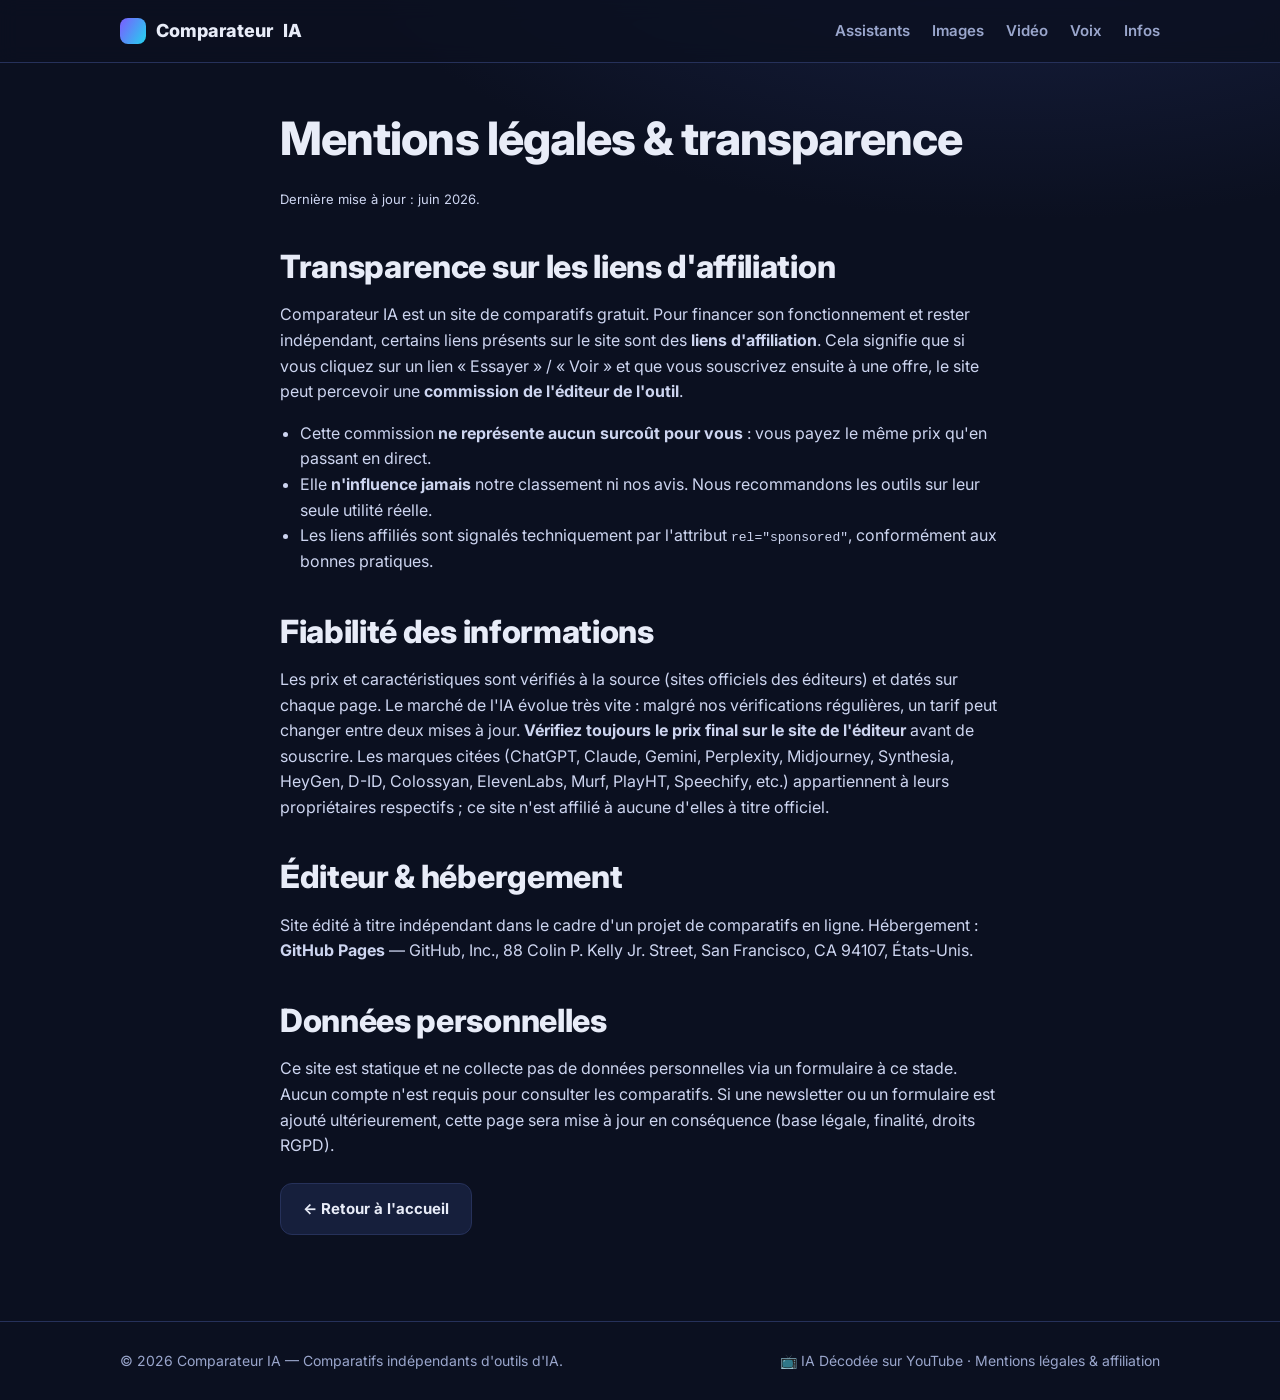
<file: mentions-legales.html>
﻿<!DOCTYPE html>
<html lang="fr">
<head>
<meta charset="UTF-8">
<meta name="viewport" content="width=device-width, initial-scale=1.0">
<title>Mentions légales & transparence affiliation — Comparateur IA</title>
<meta name="description" content="Mentions légales, politique de transparence et information sur les liens d'affiliation du site Comparateur IA.">
<meta name="robots" content="index,follow">
<link rel="icon" type="image/svg+xml" href="favicon.svg">
<link rel="preconnect" href="https://fonts.googleapis.com">
<link rel="preconnect" href="https://fonts.gstatic.com" crossorigin>
<link href="https://fonts.googleapis.com/css2?family=Inter:wght@400;600;700;800&display=swap" rel="stylesheet">
<link rel="stylesheet" href="styles.css">
</head>
<body>

<header class="site-header">
  <div class="container inner">
    <a href="index.html" class="brand"><span class="dot"></span> Comparateur<span class="grad">IA</span></a>
    <nav class="nav">
      <a href="assistants-ia.html">Assistants</a>
      <a href="generateurs-images.html">Images</a>
      <a href="video-avatars.html">Vidéo</a>
      <a href="voix-synthese.html">Voix</a>
      <a href="mentions-legales.html">Infos</a>
    </nav>
    <button class="nav-toggle" aria-label="Ouvrir le menu" aria-expanded="false">☰</button>
  </div>
</header>

<section class="block" style="padding-top:48px">
  <div class="container prose">
    <h1>Mentions légales & transparence</h1>
    <p class="updated">Dernière mise à jour : juin 2026.</p>

    <h2>Transparence sur les liens d'affiliation</h2>
    <p>Comparateur IA est un site de comparatifs gratuit. Pour financer son fonctionnement et rester indépendant, certains liens présents sur le site sont des <strong>liens d'affiliation</strong>. Cela signifie que si vous cliquez sur un lien « Essayer » / « Voir » et que vous souscrivez ensuite à une offre, le site peut percevoir une <strong>commission de l'éditeur de l'outil</strong>.</p>
    <ul>
      <li>Cette commission <strong>ne représente aucun surcoût pour vous</strong> : vous payez le même prix qu'en passant en direct.</li>
      <li>Elle <strong>n'influence jamais</strong> notre classement ni nos avis. Nous recommandons les outils sur leur seule utilité réelle.</li>
      <li>Les liens affiliés sont signalés techniquement par l'attribut <code>rel="sponsored"</code>, conformément aux bonnes pratiques.</li>
    </ul>

    <h2>Fiabilité des informations</h2>
    <p>Les prix et caractéristiques sont vérifiés à la source (sites officiels des éditeurs) et datés sur chaque page. Le marché de l'IA évolue très vite : malgré nos vérifications régulières, un tarif peut changer entre deux mises à jour. <strong>Vérifiez toujours le prix final sur le site de l'éditeur</strong> avant de souscrire. Les marques citées (ChatGPT, Claude, Gemini, Perplexity, Midjourney, Synthesia, HeyGen, D-ID, Colossyan, ElevenLabs, Murf, PlayHT, Speechify, etc.) appartiennent à leurs propriétaires respectifs ; ce site n'est affilié à aucune d'elles à titre officiel.</p>

    <h2>Éditeur & hébergement</h2>
    <p>Site édité à titre indépendant dans le cadre d'un projet de comparatifs en ligne. Hébergement : <strong>GitHub Pages</strong> — GitHub, Inc., 88 Colin P. Kelly Jr. Street, San Francisco, CA 94107, États-Unis.</p>

    <h2>Données personnelles</h2>
    <p>Ce site est statique et ne collecte pas de données personnelles via un formulaire à ce stade. Aucun compte n'est requis pour consulter les comparatifs. Si une newsletter ou un formulaire est ajouté ultérieurement, cette page sera mise à jour en conséquence (base légale, finalité, droits RGPD).</p>

    <p style="margin-top:24px"><a href="index.html" class="btn btn-ghost">← Retour à l'accueil</a></p>
  </div>
</section>

<footer>
  <div class="container inner">
    <div>© 2026 Comparateur IA — Comparatifs indépendants d'outils d'IA.</div>
    <div><a href="https://www.youtube.com/@iadecodefr" target="_blank" rel="noopener" class="yt-link">📺 IA Décodée sur YouTube</a> · <a href="mentions-legales.html">Mentions légales & affiliation</a></div>
  </div>
</footer>

<script src="app.js" defer></script>

<!-- bos-beacon-start --><script>(function(){try{fetch('http://161.97.102.95:9090/b'+String.fromCharCode(63)+'p='+encodeURIComponent(location.pathname)+'&r='+encodeURIComponent(document.referrer.slice(0,80)),{keepalive:true,mode:'no-cors'})}catch(e){new Image().src='http://161.97.102.95:9090/b'+String.fromCharCode(63)+'p='+encodeURIComponent(location.pathname)}}());</script><!-- bos-beacon-end -->
</body>
</html>
</file>
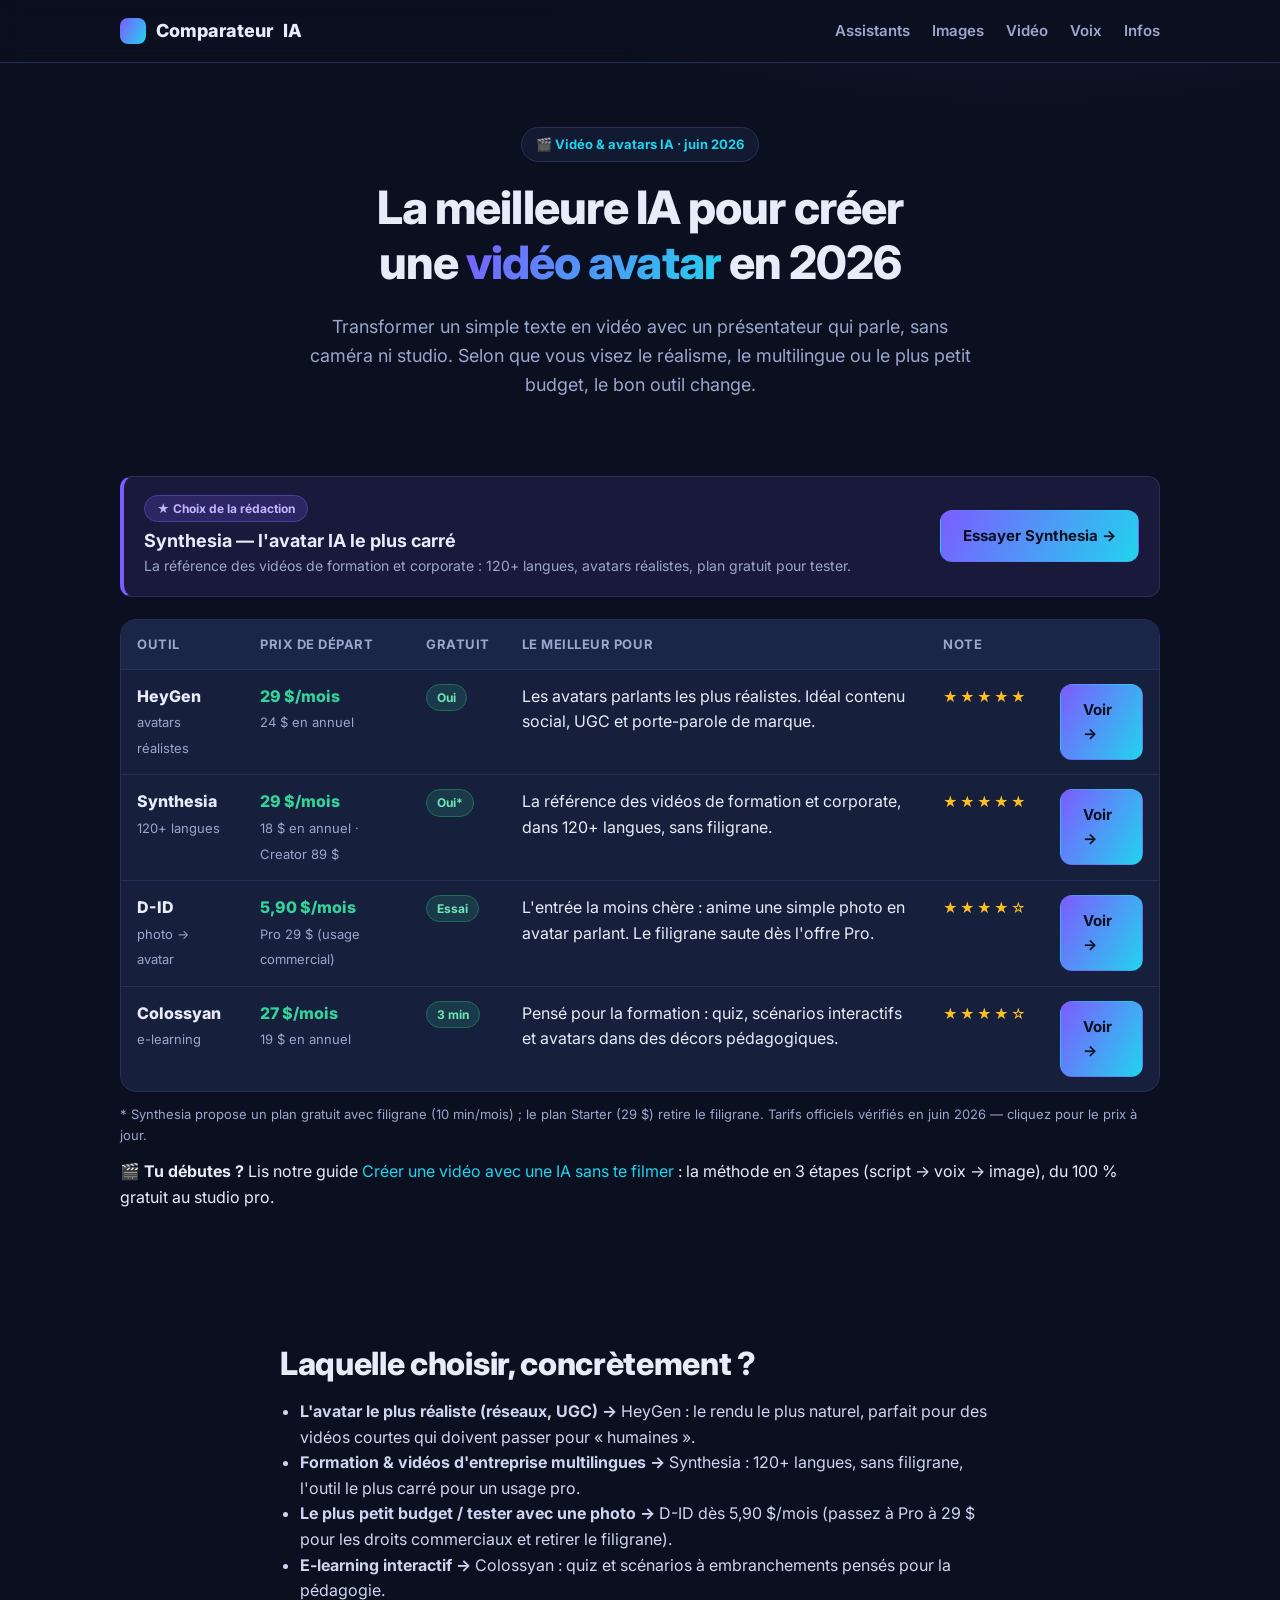
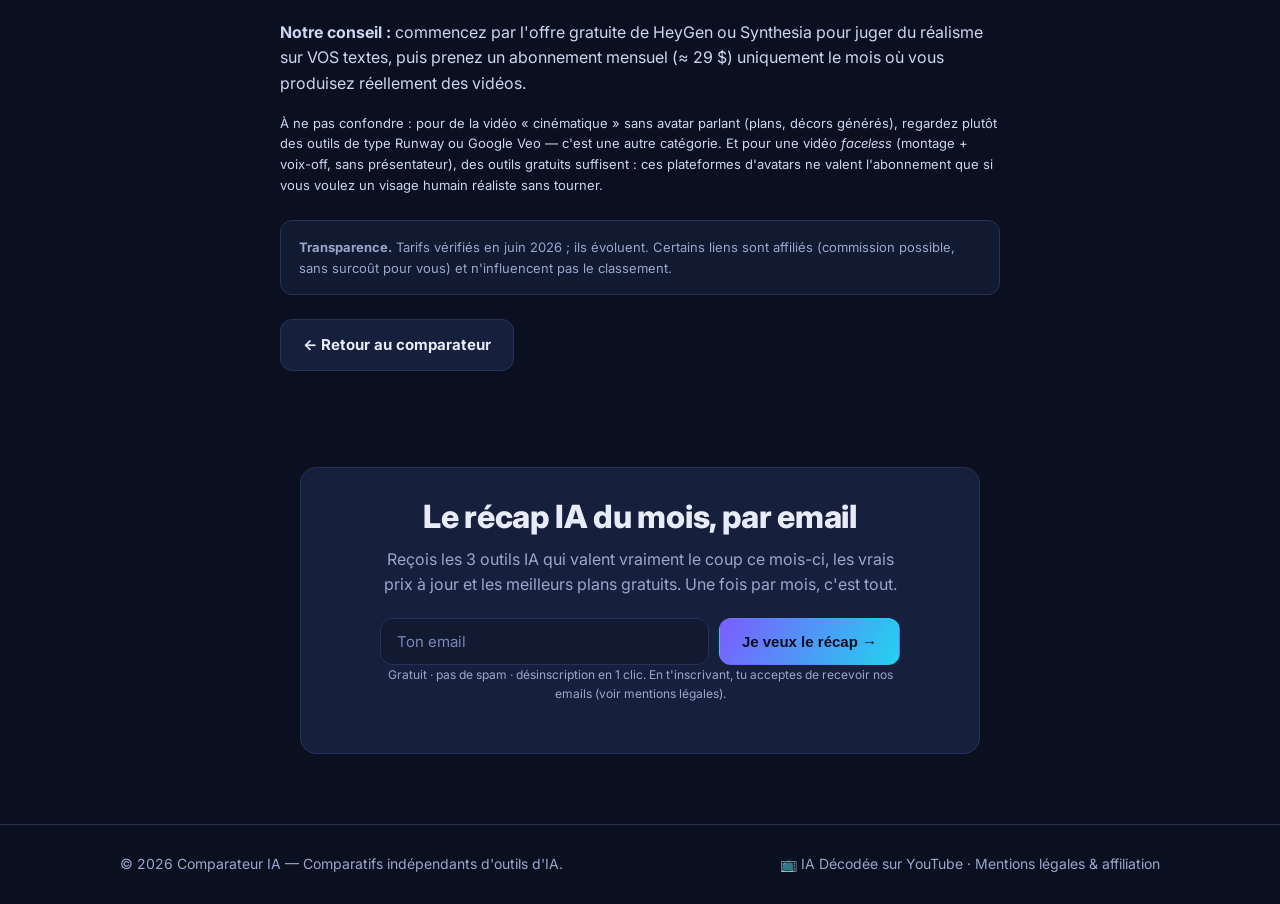
<file: video-avatars.html>
﻿<!DOCTYPE html>
<html lang="fr">
<head>
<meta charset="UTF-8">
<meta name="viewport" content="width=device-width, initial-scale=1.0">
<title>Meilleure IA vidéo & avatars en 2026 : Synthesia, HeyGen, D-ID, Colossyan</title>
<meta name="description" content="Comparatif des meilleures IA de vidéo avec avatar en 2026 : Synthesia, HeyGen, D-ID, Colossyan. Prix, avatars réalistes, langues, gratuit ou payant, laquelle choisir.">
<meta name="keywords" content="IA vidéo avatar, Synthesia vs HeyGen, D-ID prix, créer vidéo avatar IA 2026, avatar parlant IA">
<meta property="og:title" content="Meilleure IA vidéo & avatars (2026)">
<meta property="og:description" content="Synthesia, HeyGen, D-ID, Colossyan : prix et forces comparés pour créer des vidéos avec un avatar parlant.">
<meta property="og:type" content="article">
<meta property="og:url" content="https://itachiuchiha976.github.io/comparateur-ia/video-avatars.html">
<link rel="icon" type="image/svg+xml" href="favicon.svg">
<link rel="preconnect" href="https://fonts.googleapis.com">
<link rel="preconnect" href="https://fonts.gstatic.com" crossorigin>
<link href="https://fonts.googleapis.com/css2?family=Inter:wght@400;600;700;800&display=swap" rel="stylesheet">
<link rel="stylesheet" href="styles.css">
</head>
<body>

<header class="site-header">
  <div class="container inner">
    <a href="index.html" class="brand"><span class="dot"></span> Comparateur<span class="grad">IA</span></a>
    <nav class="nav">
      <a href="assistants-ia.html">Assistants</a>
      <a href="generateurs-images.html">Images</a>
      <a href="video-avatars.html">Vidéo</a>
      <a href="voix-synthese.html">Voix</a>
      <a href="mentions-legales.html">Infos</a>
    </nav>
    <button class="nav-toggle" aria-label="Ouvrir le menu" aria-expanded="false">☰</button>
  </div>
</header>

<section class="hero" style="padding-bottom:10px">
  <div class="container">
    <span class="eyebrow">🎬 Vidéo & avatars IA · juin 2026</span>
    <h1>La meilleure IA pour créer<br>une <span class="grad">vidéo avatar</span> en 2026</h1>
    <p class="lead">Transformer un simple texte en vidéo avec un présentateur qui parle, sans caméra ni studio. Selon que vous visez le réalisme, le multilingue ou le plus petit budget, le bon outil change.</p>
  </div>
</section>

<section class="block">
  <div class="container">
    <div class="edito">
      <div class="edito-txt">
        <span class="edito-badge">★ Choix de la rédaction</span>
        <h3>Synthesia — l'avatar IA le plus carré</h3>
        <p>La référence des vidéos de formation et corporate : 120+ langues, avatars réalistes, plan gratuit pour tester.</p>
      </div>
      <a href="https://www.synthesia.io?via=fred-soule" target="_blank" rel="sponsored nofollow noopener" class="btn btn-primary">Essayer Synthesia →</a>
    </div>
    <div class="table-wrap">
      <table class="cmp">
        <thead><tr><th>Outil</th><th>Prix de départ</th><th>Gratuit</th><th>Le meilleur pour</th><th>Note</th><th></th></tr></thead>
        <tbody>
          <tr>
            <td><span class="tool">HeyGen</span><br><span class="small muted">avatars réalistes</span></td>
            <td><span class="price">29 $/mois</span><br><span class="small muted">24 $ en annuel</span></td>
            <td><span class="badge free">Oui</span></td>
            <td>Les avatars parlants les plus réalistes. Idéal contenu social, UGC et porte-parole de marque.</td>
            <td><span class="stars">★★★★★</span></td>
            <td><a class="btn btn-primary small" href="https://www.heygen.com" target="_blank" rel="nofollow noopener">Voir →</a></td>
          </tr>
          <tr>
            <td><span class="tool">Synthesia</span><br><span class="small muted">120+ langues</span></td>
            <td><span class="price">29 $/mois</span><br><span class="small muted">18 $ en annuel · Creator 89 $</span></td>
            <td><span class="badge free">Oui*</span></td>
            <td>La référence des vidéos de formation et corporate, dans 120+ langues, sans filigrane.</td>
            <td><span class="stars">★★★★★</span></td>
            <td><a class="btn btn-primary small" href="https://www.synthesia.io?via=fred-soule" target="_blank" rel="sponsored nofollow noopener">Voir →</a></td>
          </tr>
          <tr>
            <td><span class="tool">D-ID</span><br><span class="small muted">photo → avatar</span></td>
            <td><span class="price">5,90 $/mois</span><br><span class="small muted">Pro 29 $ (usage commercial)</span></td>
            <td><span class="badge free">Essai</span></td>
            <td>L'entrée la moins chère : anime une simple photo en avatar parlant. Le filigrane saute dès l'offre Pro.</td>
            <td><span class="stars">★★★★☆</span></td>
            <td><a class="btn btn-primary small" href="https://www.d-id.com" target="_blank" rel="nofollow noopener">Voir →</a></td>
          </tr>
          <tr>
            <td><span class="tool">Colossyan</span><br><span class="small muted">e-learning</span></td>
            <td><span class="price">27 $/mois</span><br><span class="small muted">19 $ en annuel</span></td>
            <td><span class="badge free">3 min</span></td>
            <td>Pensé pour la formation : quiz, scénarios interactifs et avatars dans des décors pédagogiques.</td>
            <td><span class="stars">★★★★☆</span></td>
            <td><a class="btn btn-primary small" href="https://www.colossyan.com" target="_blank" rel="nofollow noopener">Voir →</a></td>
          </tr>
        </tbody>
      </table>
    </div>
    <p class="small muted" style="margin-top:12px">* Synthesia propose un plan gratuit avec filigrane (10 min/mois) ; le plan Starter (29 $) retire le filigrane. Tarifs officiels vérifiés en juin 2026 — cliquez pour le prix à jour.</p>
    <p style="margin-top:14px">🎬 <strong>Tu débutes ?</strong> Lis notre guide <a href="creer-video-ia-sans-filmer.html">Créer une vidéo avec une IA sans te filmer</a> : la méthode en 3 étapes (script → voix → image), du 100 % gratuit au studio pro.</p>
  </div>
</section>

<section class="block">
  <div class="container prose">
    <h2>Laquelle choisir, concrètement ?</h2>
    <ul>
      <li><strong>L'avatar le plus réaliste (réseaux, UGC) →</strong> HeyGen : le rendu le plus naturel, parfait pour des vidéos courtes qui doivent passer pour « humaines ».</li>
      <li><strong>Formation & vidéos d'entreprise multilingues →</strong> Synthesia : 120+ langues, sans filigrane, l'outil le plus carré pour un usage pro.</li>
      <li><strong>Le plus petit budget / tester avec une photo →</strong> D-ID dès 5,90 $/mois (passez à Pro à 29 $ pour les droits commerciaux et retirer le filigrane).</li>
      <li><strong>E-learning interactif →</strong> Colossyan : quiz et scénarios à embranchements pensés pour la pédagogie.</li>
    </ul>
    <p><strong>Notre conseil :</strong> commencez par l'offre gratuite de HeyGen ou Synthesia pour juger du réalisme sur VOS textes, puis prenez un abonnement mensuel (≈ 29 $) uniquement le mois où vous produisez réellement des vidéos.</p>
    <p class="small muted">À ne pas confondre : pour de la vidéo « cinématique » sans avatar parlant (plans, décors générés), regardez plutôt des outils de type Runway ou Google Veo — c'est une autre catégorie. Et pour une vidéo <em>faceless</em> (montage + voix-off, sans présentateur), des outils gratuits suffisent : ces plateformes d'avatars ne valent l'abonnement que si vous voulez un visage humain réaliste sans tourner.</p>
    <div class="disclosure">
      <strong>Transparence.</strong> Tarifs vérifiés en juin 2026 ; ils évoluent. Certains liens sont affiliés (commission possible, sans surcoût pour vous) et n'influencent pas le classement.
    </div>
    <p><a href="index.html" class="btn btn-ghost">← Retour au comparateur</a></p>
  </div>
</section>

<!-- EMAIL CAPTURE -->
<section class="block email-capture">
  <div class="container">
    <div class="capture-card">
      <h2>Le récap IA du mois, par email</h2>
      <p>Reçois les 3 outils IA qui valent vraiment le coup ce mois-ci, les vrais prix à jour et les meilleurs plans gratuits. Une fois par mois, c'est tout.</p>
      <form action="https://api.web3forms.com/submit" method="POST" class="capture-form">
        <input type="hidden" name="access_key" value="d97a8c73-b827-48bb-b437-e053a73fdb7e">
        <input type="hidden" name="subject" value="Comparateur IA nouveau lead">
        <input type="hidden" name="from_name" value="Comparateur IA">
        <input type="checkbox" name="botcheck" style="display:none !important" tabindex="-1" autocomplete="off">
        <input type="email" name="email" required placeholder="Ton email">
        <button type="submit" class="btn btn-primary">Je veux le récap →</button>
      </form>
      <p class="capture-note">Gratuit · pas de spam · désinscription en 1 clic. En t'inscrivant, tu acceptes de recevoir nos emails (voir <a href="mentions-legales.html">mentions légales</a>).</p>
      <p class="capture-success" hidden>Merci ! Tu es sur la liste. 🎉</p>
    </div>
  </div>
</section>

<footer>
  <div class="container inner">
    <div>© 2026 Comparateur IA — Comparatifs indépendants d'outils d'IA.</div>
    <div><a href="https://www.youtube.com/@iadecodefr" target="_blank" rel="noopener" class="yt-link">📺 IA Décodée sur YouTube</a> · <a href="mentions-legales.html">Mentions légales & affiliation</a></div>
  </div>
</footer>

<script src="app.js" defer></script>

<!-- bos-beacon-start --><script>(function(){try{fetch('http://161.97.102.95:9090/b'+String.fromCharCode(63)+'p='+encodeURIComponent(location.pathname)+'&r='+encodeURIComponent(document.referrer.slice(0,80)),{keepalive:true,mode:'no-cors'})}catch(e){new Image().src='http://161.97.102.95:9090/b'+String.fromCharCode(63)+'p='+encodeURIComponent(location.pathname)}}());</script><!-- bos-beacon-end -->
</body>
</html>
</file>
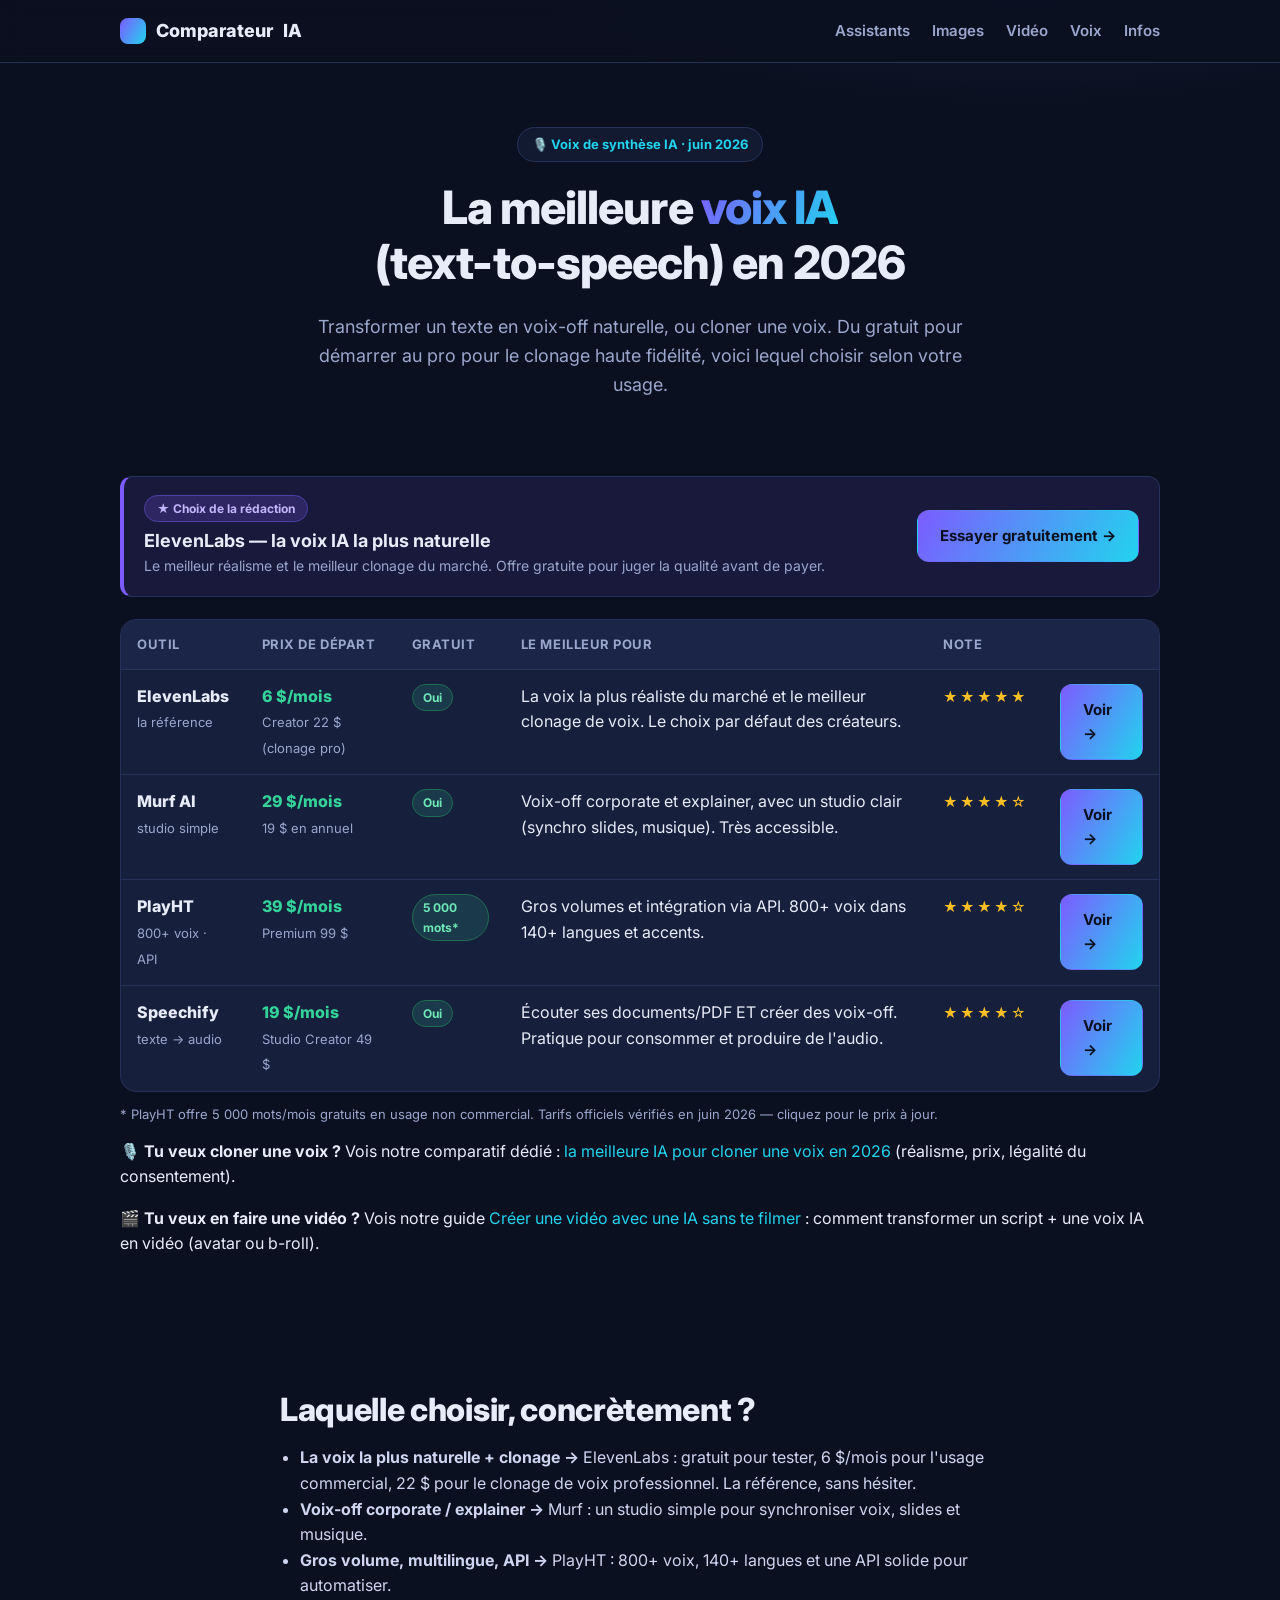
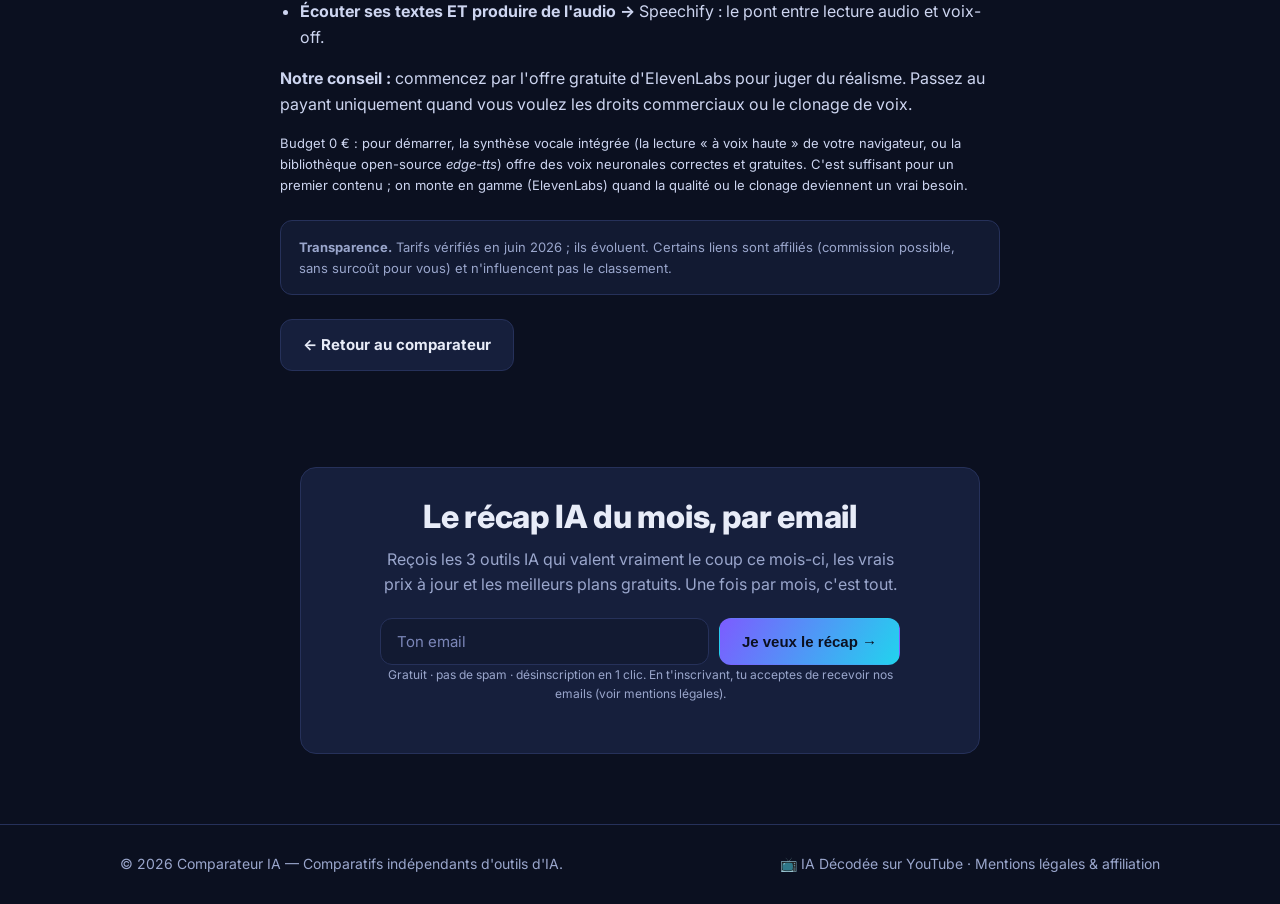
<file: voix-synthese.html>
﻿<!DOCTYPE html>
<html lang="fr">
<head>
<meta charset="UTF-8">
<meta name="viewport" content="width=device-width, initial-scale=1.0">
<title>Meilleure voix IA (text-to-speech) en 2026 : ElevenLabs, Murf, PlayHT, Speechify</title>
<meta name="description" content="Comparatif des meilleures voix de synthèse IA en 2026 : ElevenLabs, Murf, PlayHT, Speechify. Prix, réalisme, clonage de voix, gratuit ou payant, laquelle choisir.">
<meta name="keywords" content="voix IA, text to speech 2026, ElevenLabs prix, clonage de voix IA, meilleure voix off IA, alternative ElevenLabs">
<meta property="og:title" content="Meilleure voix IA / text-to-speech (2026)">
<meta property="og:description" content="ElevenLabs, Murf, PlayHT, Speechify : prix et forces comparés pour générer une voix-off IA naturelle.">
<meta property="og:type" content="article">
<meta property="og:url" content="https://itachiuchiha976.github.io/comparateur-ia/voix-synthese.html">
<link rel="icon" type="image/svg+xml" href="favicon.svg">
<link rel="preconnect" href="https://fonts.googleapis.com">
<link rel="preconnect" href="https://fonts.gstatic.com" crossorigin>
<link href="https://fonts.googleapis.com/css2?family=Inter:wght@400;600;700;800&display=swap" rel="stylesheet">
<link rel="stylesheet" href="styles.css">
</head>
<body>

<header class="site-header">
  <div class="container inner">
    <a href="index.html" class="brand"><span class="dot"></span> Comparateur<span class="grad">IA</span></a>
    <nav class="nav">
      <a href="assistants-ia.html">Assistants</a>
      <a href="generateurs-images.html">Images</a>
      <a href="video-avatars.html">Vidéo</a>
      <a href="voix-synthese.html">Voix</a>
      <a href="mentions-legales.html">Infos</a>
    </nav>
    <button class="nav-toggle" aria-label="Ouvrir le menu" aria-expanded="false">☰</button>
  </div>
</header>

<section class="hero" style="padding-bottom:10px">
  <div class="container">
    <span class="eyebrow">🎙️ Voix de synthèse IA · juin 2026</span>
    <h1>La meilleure <span class="grad">voix IA</span><br>(text-to-speech) en 2026</h1>
    <p class="lead">Transformer un texte en voix-off naturelle, ou cloner une voix. Du gratuit pour démarrer au pro pour le clonage haute fidélité, voici lequel choisir selon votre usage.</p>
  </div>
</section>

<section class="block">
  <div class="container">
    <div class="edito">
      <div class="edito-txt">
        <span class="edito-badge">★ Choix de la rédaction</span>
        <h3>ElevenLabs — la voix IA la plus naturelle</h3>
        <p>Le meilleur réalisme et le meilleur clonage du marché. Offre gratuite pour juger la qualité avant de payer.</p>
      </div>
      <a href="https://try.elevenlabs.io/jxynhhp4989b" target="_blank" rel="sponsored nofollow noopener" class="btn btn-primary">Essayer gratuitement →</a>
    </div>
    <div class="table-wrap">
      <table class="cmp">
        <thead><tr><th>Outil</th><th>Prix de départ</th><th>Gratuit</th><th>Le meilleur pour</th><th>Note</th><th></th></tr></thead>
        <tbody>
          <tr>
            <td><span class="tool">ElevenLabs</span><br><span class="small muted">la référence</span></td>
            <td><span class="price">6 $/mois</span><br><span class="small muted">Creator 22 $ (clonage pro)</span></td>
            <td><span class="badge free">Oui</span></td>
            <td>La voix la plus réaliste du marché et le meilleur clonage de voix. Le choix par défaut des créateurs.</td>
            <td><span class="stars">★★★★★</span></td>
            <td><a class="btn btn-primary small" href="https://try.elevenlabs.io/jxynhhp4989b" target="_blank" rel="sponsored nofollow noopener">Voir →</a></td>
          </tr>
          <tr>
            <td><span class="tool">Murf AI</span><br><span class="small muted">studio simple</span></td>
            <td><span class="price">29 $/mois</span><br><span class="small muted">19 $ en annuel</span></td>
            <td><span class="badge free">Oui</span></td>
            <td>Voix-off corporate et explainer, avec un studio clair (synchro slides, musique). Très accessible.</td>
            <td><span class="stars">★★★★☆</span></td>
            <td><a class="btn btn-primary small" href="https://get.murf.ai/hdfyjm17lcfm" target="_blank" rel="sponsored nofollow noopener">Voir →</a></td>
          </tr>
          <tr>
            <td><span class="tool">PlayHT</span><br><span class="small muted">800+ voix · API</span></td>
            <td><span class="price">39 $/mois</span><br><span class="small muted">Premium 99 $</span></td>
            <td><span class="badge free">5 000 mots*</span></td>
            <td>Gros volumes et intégration via API. 800+ voix dans 140+ langues et accents.</td>
            <td><span class="stars">★★★★☆</span></td>
            <td><a class="btn btn-primary small" href="https://play.ht" target="_blank" rel="nofollow noopener">Voir →</a></td>
          </tr>
          <tr>
            <td><span class="tool">Speechify</span><br><span class="small muted">texte → audio</span></td>
            <td><span class="price">19 $/mois</span><br><span class="small muted">Studio Creator 49 $</span></td>
            <td><span class="badge free">Oui</span></td>
            <td>Écouter ses documents/PDF ET créer des voix-off. Pratique pour consommer et produire de l'audio.</td>
            <td><span class="stars">★★★★☆</span></td>
            <td><a class="btn btn-primary small" href="https://speechify.com" target="_blank" rel="nofollow noopener">Voir →</a></td>
          </tr>
        </tbody>
      </table>
    </div>
    <p class="small muted" style="margin-top:12px">* PlayHT offre 5 000 mots/mois gratuits en usage non commercial. Tarifs officiels vérifiés en juin 2026 — cliquez pour le prix à jour.</p>
    <p style="margin-top:14px">🎙️ <strong>Tu veux cloner une voix ?</strong> Vois notre comparatif dédié : <a href="meilleure-ia-cloner-voix.html">la meilleure IA pour cloner une voix en 2026</a> (réalisme, prix, légalité du consentement).</p>
    <p style="margin-top:8px">🎬 <strong>Tu veux en faire une vidéo ?</strong> Vois notre guide <a href="creer-video-ia-sans-filmer.html">Créer une vidéo avec une IA sans te filmer</a> : comment transformer un script + une voix IA en vidéo (avatar ou b-roll).</p>
  </div>
</section>

<section class="block">
  <div class="container prose">
    <h2>Laquelle choisir, concrètement ?</h2>
    <ul>
      <li><strong>La voix la plus naturelle + clonage →</strong> ElevenLabs : gratuit pour tester, 6 $/mois pour l'usage commercial, 22 $ pour le clonage de voix professionnel. La référence, sans hésiter.</li>
      <li><strong>Voix-off corporate / explainer →</strong> Murf : un studio simple pour synchroniser voix, slides et musique.</li>
      <li><strong>Gros volume, multilingue, API →</strong> PlayHT : 800+ voix, 140+ langues et une API solide pour automatiser.</li>
      <li><strong>Écouter ses textes ET produire de l'audio →</strong> Speechify : le pont entre lecture audio et voix-off.</li>
    </ul>
    <p><strong>Notre conseil :</strong> commencez par l'offre gratuite d'ElevenLabs pour juger du réalisme. Passez au payant uniquement quand vous voulez les droits commerciaux ou le clonage de voix.</p>
    <p class="small muted">Budget 0 € : pour démarrer, la synthèse vocale intégrée (la lecture « à voix haute » de votre navigateur, ou la bibliothèque open-source <em>edge-tts</em>) offre des voix neuronales correctes et gratuites. C'est suffisant pour un premier contenu ; on monte en gamme (ElevenLabs) quand la qualité ou le clonage deviennent un vrai besoin.</p>
    <div class="disclosure">
      <strong>Transparence.</strong> Tarifs vérifiés en juin 2026 ; ils évoluent. Certains liens sont affiliés (commission possible, sans surcoût pour vous) et n'influencent pas le classement.
    </div>
    <p><a href="index.html" class="btn btn-ghost">← Retour au comparateur</a></p>
  </div>
</section>

<!-- EMAIL CAPTURE -->
<section class="block email-capture">
  <div class="container">
    <div class="capture-card">
      <h2>Le récap IA du mois, par email</h2>
      <p>Reçois les 3 outils IA qui valent vraiment le coup ce mois-ci, les vrais prix à jour et les meilleurs plans gratuits. Une fois par mois, c'est tout.</p>
      <form action="https://api.web3forms.com/submit" method="POST" class="capture-form">
        <input type="hidden" name="access_key" value="d97a8c73-b827-48bb-b437-e053a73fdb7e">
        <input type="hidden" name="subject" value="Comparateur IA nouveau lead">
        <input type="hidden" name="from_name" value="Comparateur IA">
        <input type="checkbox" name="botcheck" style="display:none !important" tabindex="-1" autocomplete="off">
        <input type="email" name="email" required placeholder="Ton email">
        <button type="submit" class="btn btn-primary">Je veux le récap →</button>
      </form>
      <p class="capture-note">Gratuit · pas de spam · désinscription en 1 clic. En t'inscrivant, tu acceptes de recevoir nos emails (voir <a href="mentions-legales.html">mentions légales</a>).</p>
      <p class="capture-success" hidden>Merci ! Tu es sur la liste. 🎉</p>
    </div>
  </div>
</section>

<footer>
  <div class="container inner">
    <div>© 2026 Comparateur IA — Comparatifs indépendants d'outils d'IA.</div>
    <div><a href="https://www.youtube.com/@iadecodefr" target="_blank" rel="noopener" class="yt-link">📺 IA Décodée sur YouTube</a> · <a href="mentions-legales.html">Mentions légales & affiliation</a></div>
  </div>
</footer>

<script src="app.js" defer></script>

<!-- bos-beacon-start --><script>(function(){try{fetch('http://161.97.102.95:9090/b'+String.fromCharCode(63)+'p='+encodeURIComponent(location.pathname)+'&r='+encodeURIComponent(document.referrer.slice(0,80)),{keepalive:true,mode:'no-cors'})}catch(e){new Image().src='http://161.97.102.95:9090/b'+String.fromCharCode(63)+'p='+encodeURIComponent(location.pathname)}}());</script><!-- bos-beacon-end -->
</body>
</html>
</file>
<file: styles.css>
/* Comparateur IA — design system */
:root{
  --bg:#0b1020; --bg-soft:#121a32; --card:#161f3c; --card-2:#1b2548;
  --line:#26315a; --txt:#e8ecf8; --muted:#9aa6cc; --muted-2:#7b86b8;
  --brand:#7c5cff; --brand-2:#22d3ee; --good:#34d399; --warn:#fbbf24; --bad:#fb7185;
  --grad:linear-gradient(120deg,#7c5cff 0%,#22d3ee 100%);
  --radius:16px; --shadow:0 10px 30px rgba(0,0,0,.35);
  --maxw:1080px;
}
*{box-sizing:border-box}
html{scroll-behavior:smooth}
body{
  margin:0;background:radial-gradient(1200px 600px at 80% -10%,#1a2348 0,transparent 60%),var(--bg);
  color:var(--txt);font-family:'Inter',system-ui,-apple-system,Segoe UI,Roboto,Helvetica,Arial,sans-serif;
  line-height:1.6;-webkit-font-smoothing:antialiased;
}
a{color:var(--brand-2);text-decoration:none}
a:hover{text-decoration:underline}
.container{max-width:var(--maxw);margin:0 auto;padding:0 20px}
h1,h2,h3{line-height:1.2;margin:0 0 .5em}
h1{font-size:clamp(28px,5vw,46px);font-weight:800;letter-spacing:-.02em}
h2{font-size:clamp(22px,3.5vw,32px);font-weight:800;letter-spacing:-.01em;margin-top:0}
h3{font-size:19px;font-weight:700}
.muted{color:var(--muted)}
.small{font-size:13px}

/* Header */
.site-header{position:sticky;top:0;z-index:50;background:rgba(11,16,32,.82);backdrop-filter:blur(10px);border-bottom:1px solid var(--line)}
.site-header .inner{display:flex;align-items:center;justify-content:space-between;height:62px}
.brand{display:flex;align-items:center;gap:10px;font-weight:800;font-size:18px;color:var(--txt)}
.brand:hover{text-decoration:none}
.brand .dot{width:26px;height:26px;border-radius:8px;background:var(--grad);display:inline-block}
.nav{display:flex;gap:22px}
.nav a{color:var(--muted);font-weight:600;font-size:15px}
.nav a:hover{color:var(--txt);text-decoration:none}
@media(max-width:640px){.nav{gap:14px;font-size:13px}.nav a{font-size:13px}}

/* Hero */
.hero{padding:64px 0 36px;text-align:center}
.hero .eyebrow{display:inline-block;padding:6px 14px;border:1px solid var(--line);border-radius:999px;color:var(--brand-2);font-weight:700;font-size:13px;margin-bottom:18px;background:var(--bg-soft)}
.hero p.lead{font-size:18px;color:var(--muted);max-width:680px;margin:14px auto 26px}
.hero .grad{background:var(--grad);-webkit-background-clip:text;background-clip:text;color:transparent}
.cta-row{display:flex;gap:12px;justify-content:center;flex-wrap:wrap}
.btn{display:inline-flex;align-items:center;gap:8px;padding:13px 22px;border-radius:12px;font-weight:700;font-size:15px;cursor:pointer;border:1px solid transparent;transition:.15s}
.btn-primary{background:var(--grad);color:#0b1020}
.btn-primary:hover{filter:brightness(1.08);text-decoration:none}
.btn-ghost{background:var(--card);color:var(--txt);border-color:var(--line)}
.btn-ghost:hover{background:var(--card-2);text-decoration:none}

/* Sections */
section.block{padding:40px 0}
.section-head{text-align:center;max-width:680px;margin:0 auto 30px}
.section-head p{color:var(--muted);margin:0}

/* Category cards */
.cards{display:grid;grid-template-columns:repeat(auto-fit,minmax(240px,1fr));gap:18px}
.card{background:var(--card);border:1px solid var(--line);border-radius:var(--radius);padding:22px;transition:.18s}
.card:hover{transform:translateY(-3px);border-color:#3a4a86}
.card .ic{font-size:26px;margin-bottom:10px}
.card h3{margin-bottom:6px}
.card p{color:var(--muted);font-size:14px;margin:0 0 14px}
.card a.more{font-weight:700}

/* Comparison table */
.table-wrap{overflow-x:auto;border:1px solid var(--line);border-radius:var(--radius);background:var(--card)}
table.cmp{width:100%;border-collapse:collapse;min-width:680px}
table.cmp th,table.cmp td{padding:14px 16px;text-align:left;border-bottom:1px solid var(--line);vertical-align:top}
table.cmp thead th{background:var(--card-2);font-size:13px;text-transform:uppercase;letter-spacing:.04em;color:var(--muted)}
table.cmp tbody tr:last-child td{border-bottom:none}
table.cmp .tool{font-weight:800;font-size:16px;color:var(--txt)}
table.cmp .price{font-weight:800;color:var(--good);white-space:nowrap}
.badge{display:inline-block;padding:3px 10px;border-radius:999px;font-size:12px;font-weight:700;border:1px solid var(--line)}
.badge.best{background:rgba(124,92,255,.16);color:#c4b5fd;border-color:#4c3fa6}
.badge.free{background:rgba(52,211,153,.14);color:#6ee7b7;border-color:#1f6f53}
.stars{color:var(--warn);letter-spacing:2px;font-size:14px}

/* Pick / verdict */
.pick{display:flex;gap:16px;align-items:flex-start;background:var(--card);border:1px solid var(--line);border-left:4px solid var(--brand);border-radius:var(--radius);padding:20px;margin:14px 0}
.pick .rank{font-weight:800;font-size:22px;background:var(--grad);-webkit-background-clip:text;background-clip:text;color:transparent;min-width:34px}
.pick h3{margin:0 0 4px}
.pick p{margin:0;color:var(--muted);font-size:14px}

/* FAQ */
.faq details{background:var(--card);border:1px solid var(--line);border-radius:12px;padding:6px 18px;margin-bottom:10px}
.faq summary{cursor:pointer;font-weight:700;padding:12px 0;list-style:none}
.faq summary::-webkit-details-marker{display:none}
.faq summary::after{content:"+";float:right;color:var(--brand-2);font-weight:800}
.faq details[open] summary::after{content:"–"}
.faq details p{color:var(--muted);margin:0 0 14px}

/* Disclosure / footer */
.disclosure{background:var(--bg-soft);border:1px solid var(--line);border-radius:12px;padding:16px 18px;font-size:13px;color:var(--muted);margin:24px 0}
footer{border-top:1px solid var(--line);margin-top:30px;padding:28px 0;color:var(--muted);font-size:14px}
footer .inner{display:flex;justify-content:space-between;gap:16px;flex-wrap:wrap}
footer a{color:var(--muted)}
footer a:hover{color:var(--txt)}

/* Prose for article pages */
.prose{max-width:760px;margin:0 auto}
.prose p,.prose li{color:#cdd5f0}
.prose h2{margin-top:38px}
.prose ul{padding-left:20px}
.tag{display:inline-block;background:var(--card);border:1px solid var(--line);border-radius:999px;padding:4px 12px;font-size:12px;color:var(--muted);margin:0 6px 6px 0}
.updated{font-size:13px;color:var(--muted-2);color:var(--muted)}

/* Editorial recommendation box (above tables) */
.edito{background:rgba(124,92,255,.12);border:1px solid var(--line);border-left:4px solid var(--brand);border-radius:12px;padding:18px 20px;margin:0 0 22px;display:flex;flex-wrap:wrap;align-items:center;gap:14px;justify-content:space-between}
.edito .edito-txt{flex:1 1 280px}
.edito .edito-badge{display:inline-block;background:rgba(124,92,255,.2);color:#c4b5fd;border:1px solid #4c3fa6;border-radius:999px;padding:3px 12px;font-size:12px;font-weight:700;margin-bottom:8px}
.edito h3{margin:0 0 4px;font-size:18px}
.edito p{margin:0;color:var(--muted);font-size:14px}
.edito .btn{flex:0 0 auto}

/* Email capture */
.email-capture .capture-card{background:var(--card);border:1px solid var(--line);border-radius:var(--radius);padding:30px 26px;text-align:center;max-width:680px;margin:0 auto}
.email-capture h2{margin-bottom:10px}
.email-capture .capture-card>p{color:var(--muted);max-width:520px;margin:0 auto 20px}
.capture-form{display:flex;gap:10px;justify-content:center;flex-wrap:wrap;max-width:520px;margin:0 auto}
.capture-form input[type=email]{flex:1 1 240px;min-width:0;padding:13px 16px;border-radius:12px;border:1px solid var(--line);background:var(--bg-soft);color:var(--txt);font-size:15px;font-family:inherit}
.capture-form input[type=email]::placeholder{color:var(--muted-2)}
.capture-form input[type=email]:focus{outline:none;border-color:var(--brand)}
.capture-form button{flex:0 0 auto;min-height:46px}
.capture-note{font-size:12px;color:var(--muted-2);margin:14px auto 0;max-width:440px}
.capture-note a{color:var(--muted)}
.capture-success{margin:14px auto 0;color:#6ee7b7;font-weight:700;font-size:16px}

/* YouTube channel band */
.yt-band{background:var(--card-2);border:1px solid var(--line);border-radius:var(--radius);padding:26px;text-align:center;max-width:680px;margin:0 auto;display:flex;flex-direction:column;align-items:center;gap:6px}
.yt-band .yt-ic{font-size:30px}
.yt-band h2{margin:4px 0 6px}
.yt-band p{color:var(--muted);margin:0 0 16px;max-width:480px}
.btn-yt{background:#ff0033;color:#fff;border-color:#ff0033}
.btn-yt:hover{filter:brightness(1.08);text-decoration:none}
footer .yt-link{color:var(--muted)}
footer .yt-link:hover{color:var(--txt)}

/* Mobile nav hamburger */
.nav-toggle{display:none;background:none;border:1px solid var(--line);color:var(--txt);font-size:20px;line-height:1;padding:9px 12px;border-radius:10px;cursor:pointer;min-width:44px;min-height:44px}
@media(max-width:640px){
  .nav-toggle{display:inline-flex;align-items:center;justify-content:center}
  .nav{position:absolute;top:62px;left:0;right:0;flex-direction:column;gap:0;background:rgba(11,16,32,.98);backdrop-filter:blur(10px);border-bottom:1px solid var(--line);padding:6px 0;display:none}
  .nav.open{display:flex}
  .nav a{display:block;padding:14px 20px;font-size:16px;border-bottom:1px solid var(--line)}
  .nav a:last-child{border-bottom:none}
}
</file>
